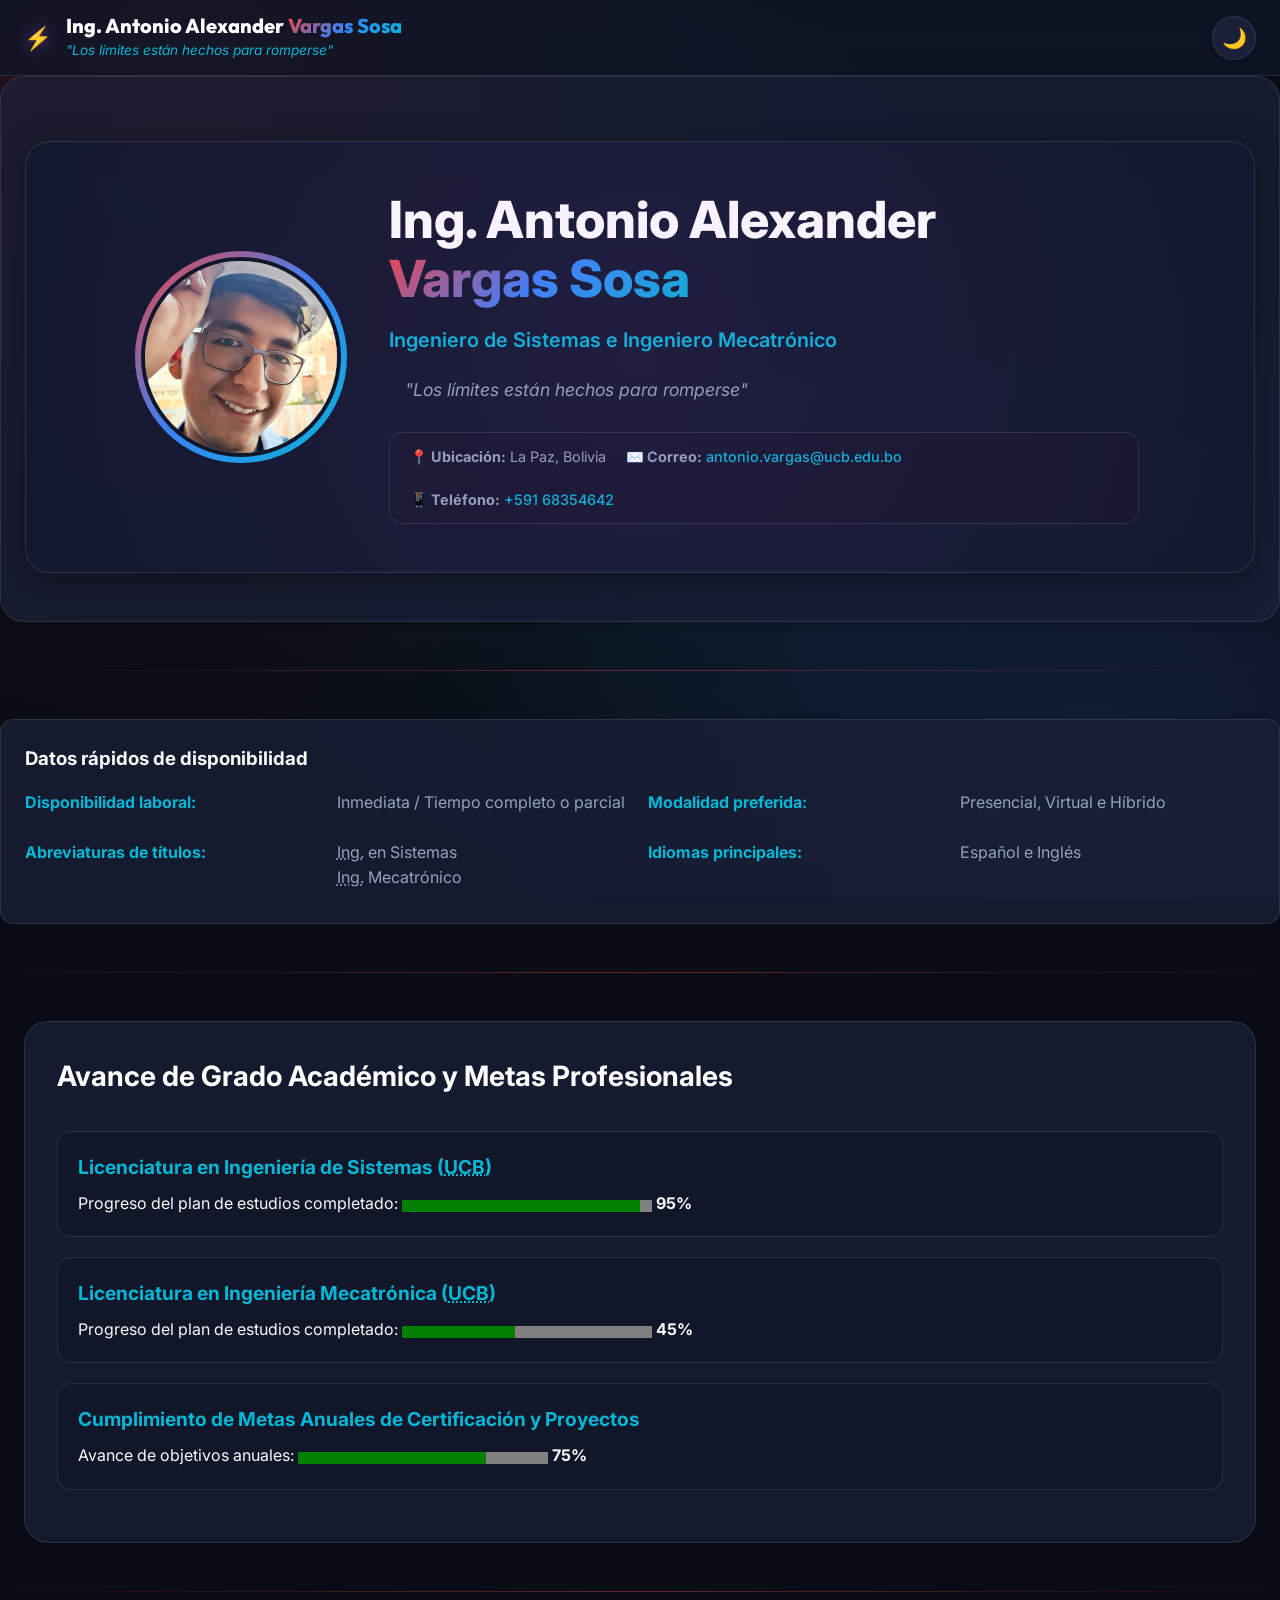
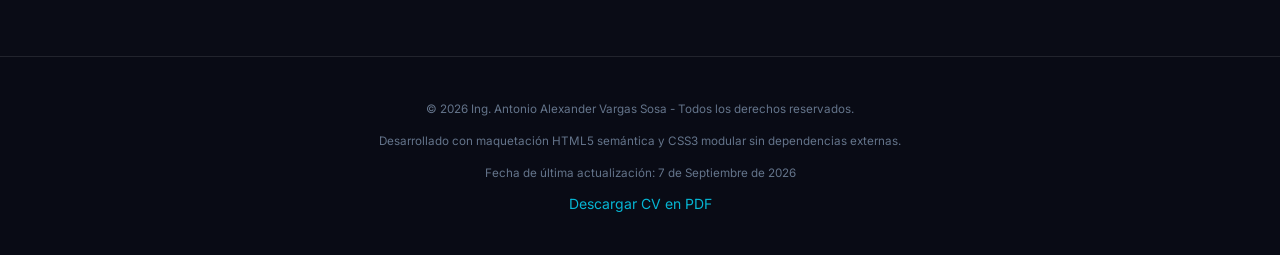
<file: index.html>
<!DOCTYPE html>
<html lang="es">

<head>
    <meta charset="UTF-8">
    <meta name="viewport" content="width=device-width, initial-scale=1.0">
    <meta name="description"
        content="Hoja de vida profesional de Ing. Antonio Alexander Vargas Sosa - Ingeniero de Sistemas y Mecatrónico.">
    <meta name="author" content="Ing. Antonio Alexander Vargas Sosa">
    <title>Hoja de Vida - Ing. Antonio Alexander Vargas Sosa</title>
    <link rel="stylesheet" href="css/styles.css">
</head>

<body>

    <!-- Toggle de Tema (Claro / Oscuro) en CSS puro (Sin JavaScript) -->
    <input type="checkbox" id="theme-toggle" class="theme-toggle-input" hidden>

    <!-- Enlace de accesibilidad A11y para saltar directamente al contenido principal -->
    <a href="#contenido-principal" class="skip-link">Saltar al contenido principal</a>

    <!-- Encabezado Superior con Nombre Extendido, Lema y Control de Tema -->
    <header class="top-brand-header" role="banner">
        <div class="top-brand-container">
            <div class="brand-extended">
                <span class="brand-logo">⚡</span>
                <div class="brand-info">
                    <span class="brand-name">Ing. Antonio Alexander <span class="gradient-text">Vargas
                            Sosa</span></span>
                    <span class="brand-slogan">"Los límites están hechos para romperse"</span>
                </div>
            </div>
            <div class="header-controls">
                <label for="theme-toggle" class="theme-toggle-btn" title="Alternar Modo Oscuro / Claro"
                    aria-label="Cambiar tema">
                    <span class="icon-dark">🌙</span>
                    <span class="icon-light">☀️</span>
                </label>
            </div>
        </div>
    </header>

    <!-- Menú Lateral / Barra de Filtro (Aside Flotante Ubicado en la Zona Derecha) -->
    <aside class="right-sidebar-aside" aria-label="Navegación lateral y filtro de secciones">
        <div class="filter-bar">
            <h4 class="filter-title">🔍 Navegación</h4>
            <ul class="nav-links">
                <li><a href="index.html" class="active" aria-current="page">Inicio</a></li>
                <li><a href="perfil.html">Perfil</a></li>
                <li><a href="formacion.html">Formación</a></li>
                <li><a href="experiencia.html">Experiencia</a></li>
                <li><a href="habilidades.html">Habilidades</a></li>
                <li><a href="cursos.html">Cursos</a></li>
                <li><a href="idiomas.html">Idiomas</a></li>
                <li><a href="proyectos.html">Proyectos</a></li>
                <li><a href="multimedia.html">Multimedia</a></li>
                <li><a href="servicios.html">Servicios</a></li>
                <li><a href="contacto.html">Contacto</a></li>
            </ul>
        </div>
    </aside>

    <!-- Encabezado personal (Hero Section - Primer Frame) -->
    <section id="inicio" class="hero-section" aria-label="Presentación principal">
        <div class="hero-container">
            <div class="profile-avatar-wrapper">
                <!-- Elemento <picture> para imágenes responsive adaptativas -->
                <picture>
                    <source media="(max-width: 600px)" srcset="assets/images/foto1.jpg">
                    <source media="(min-width: 601px)" srcset="assets/images/foto1.jpg">
                    <img src="assets/images/foto1.jpg"
                        alt="Fotografía profesional de Ing. Antonio Alexander Vargas Sosa" width="220" height="220"
                        loading="lazy" class="profile-avatar">
                </picture>
            </div>

            <div class="hero-content">
                <h1 class="hero-title">Ing. Antonio Alexander <span class="gradient-text">Vargas Sosa</span></h1>
                <p class="hero-subtitle">Ingeniero de Sistemas e Ingeniero Mecatrónico</p>
                <p class="hero-motto"><em>"Los límites están hechos para romperse"</em></p>

                <address class="contact-info-pill">
                    <span><strong>📍 Ubicación:</strong> La Paz, Bolivia</span>
                    <span><strong>✉️ Correo:</strong> <a
                            href="mailto:antonio.vargas@ucb.edu.bo">antonio.vargas@ucb.edu.bo</a></span>
                    <span><strong>📱 Teléfono:</strong> <a href="tel:+59168354642">+591 68354642</a></span>
                </address>
            </div>
        </div>
    </section>

    <hr>

    <!-- Elemento complementario lateral con Datos Rápidos y Lista de Descripción (<dl>) -->
    <aside aria-label="Información complementaria y datos rápidos">
        <h3>Datos rápidos de disponibilidad</h3>
        <dl>
            <dt><strong>Disponibilidad laboral:</strong></dt>
            <dd>Inmediata / Tiempo completo o parcial</dd>
            <dt><strong>Modalidad preferida:</strong></dt>
            <dd>Presencial, Virtual e Híbrido</dd>
            <dt><strong>Abreviaturas de títulos:</strong></dt>
            <dd><abbr title="Ingeniero">Ing.</abbr> en Sistemas<br><abbr title="Ingeniero">Ing.</abbr> Mecatrónico</dd>
            <dt><strong>Idiomas principales:</strong></dt>
            <dd>Español e Inglés</dd>
        </dl>
    </aside>

    <hr>

    <main id="contenido-principal">

        <!-- Elemento <progress> para representar el progreso profesional y grado de avance -->
        <section id="progreso-profesional" aria-labelledby="progreso-heading">
            <h2 id="progreso-heading">Avance de Grado Académico y Metas Profesionales</h2>
            <article>
                <h3>Licenciatura en Ingeniería de Sistemas (<abbr title="Universidad Católica Boliviana">UCB</abbr>)
                </h3>
                <p>
                    Progreso del plan de estudios completado:
                    <progress value="95" max="100">95%</progress> <strong>95%</strong>
                </p>
            </article>
            <article>
                <h3>Licenciatura en Ingeniería Mecatrónica (<abbr title="Universidad Católica Boliviana">UCB</abbr>)
                </h3>
                <p>
                    Progreso del plan de estudios completado:
                    <progress value="45" max="100">45%</progress> <strong>45%</strong>
                </p>
            </article>
            <article>
                <h3>Cumplimiento de Metas Anuales de Certificación y Proyectos</h3>
                <p>
                    Avance de objetivos anuales:
                    <progress value="75" max="100">75%</progress> <strong>75%</strong>
                </p>
            </article>
        </section>

    </main>

    <hr>

    <!-- PIE DE PÁGINA NATIVO Y LIMPIO -->
    <footer id="pie-pagina" role="contentinfo">
        <p><small>&copy; 2026 Ing. Antonio Alexander Vargas Sosa - Todos los derechos reservados.</small></p>
        <p><small>Desarrollado con maquetación HTML5 semántica y CSS3 modular sin dependencias externas.</small></p>
        <p><small>Fecha de última actualización: <time datetime="2026-09-07">7 de Septiembre de 2026</time></small></p>
        <p>
            <a href="assets/documents/CV_Antonio_Vargas.pdf" download="CV_Antonio_Vargas.pdf">Descargar CV en PDF</a>
        </p>
    </footer>

</body>

</html>
</file>
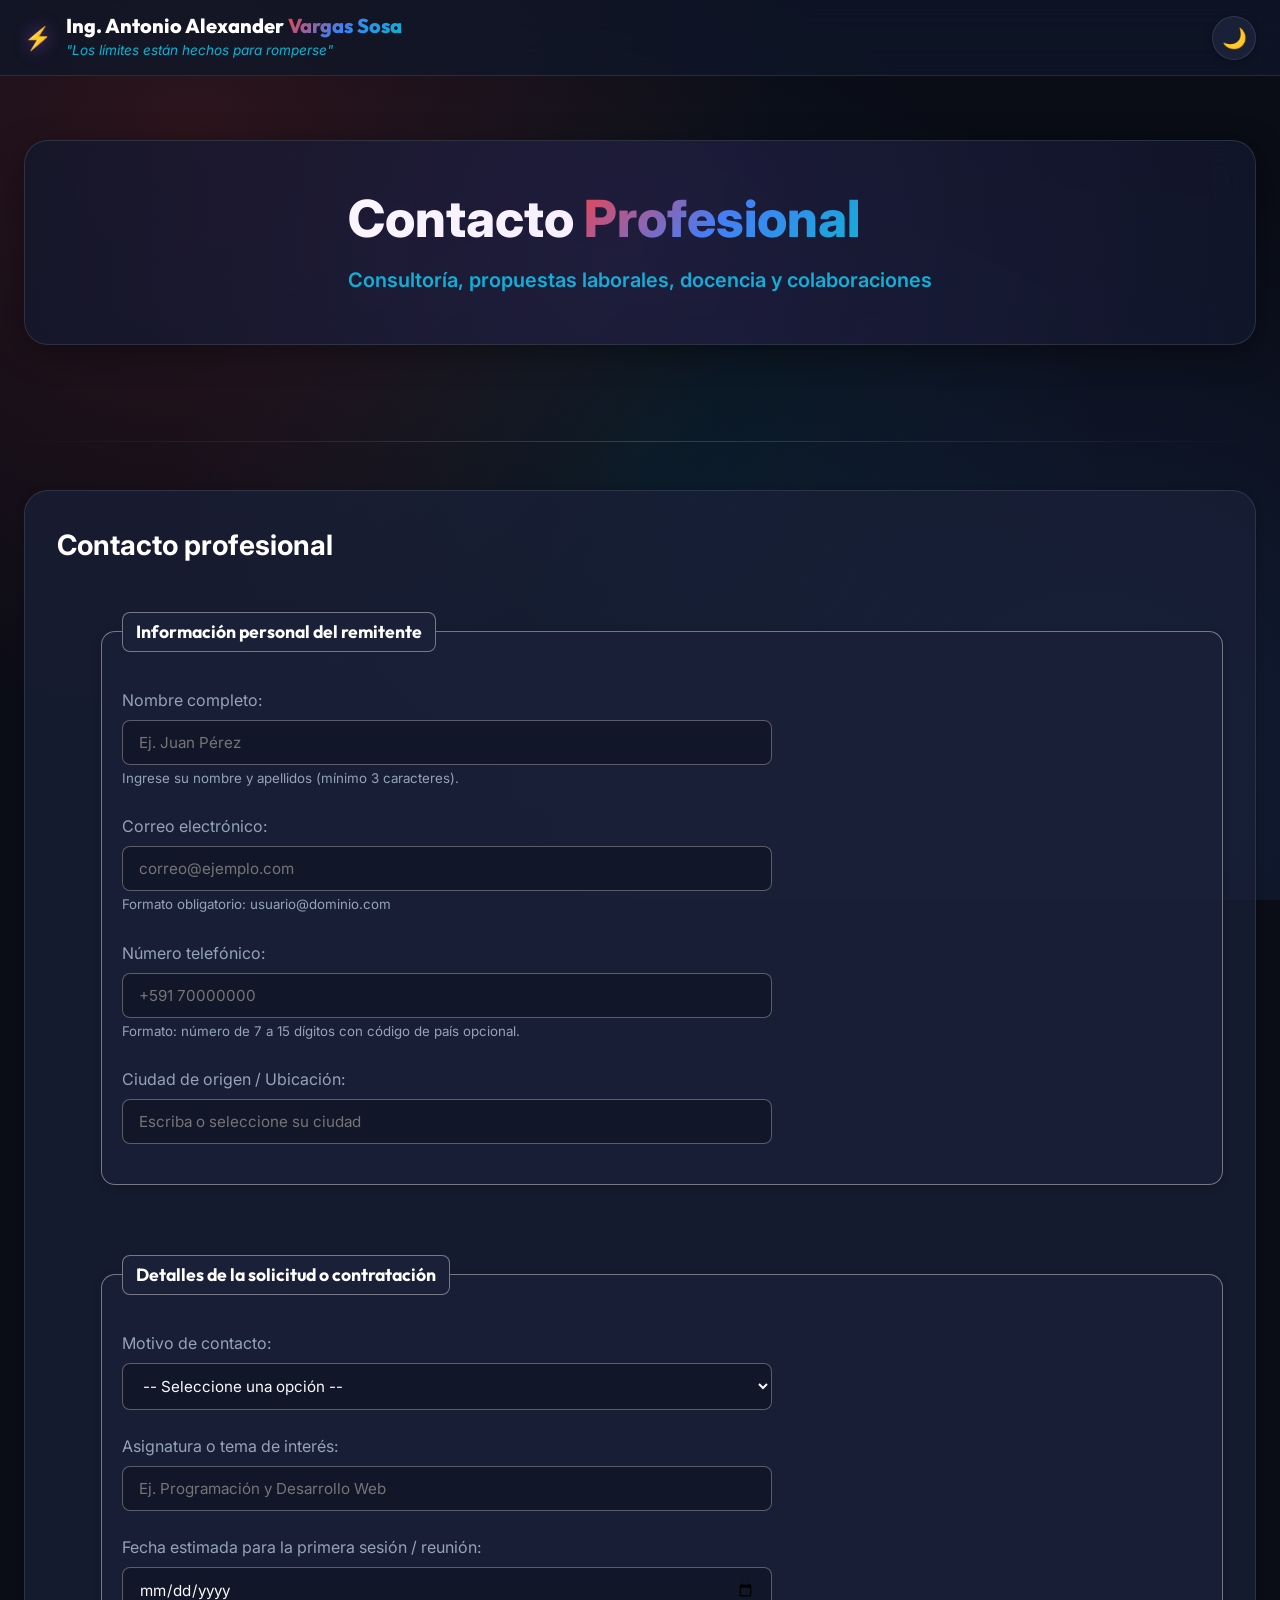
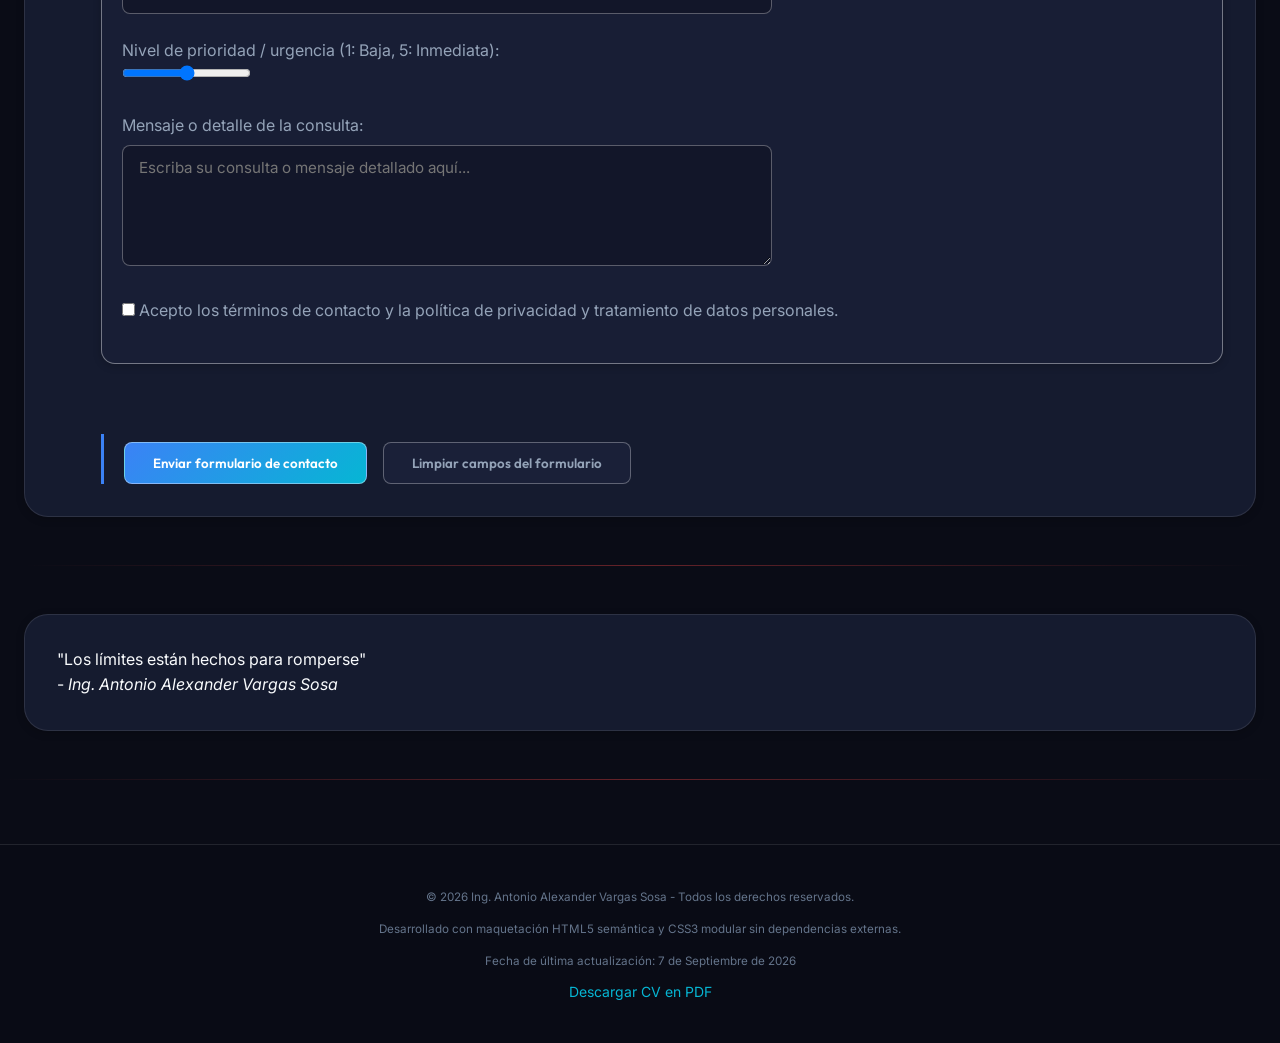
<file: contacto.html>
<!DOCTYPE html>
<html lang="es">

<head>
    <meta charset="UTF-8">
    <meta name="viewport" content="width=device-width, initial-scale=1.0">
    <meta name="description"
        content="Formulario de contacto profesional y contratación de Ing. Antonio Alexander Vargas Sosa.">
    <meta name="author" content="Ing. Antonio Alexander Vargas Sosa">
    <title>Contacto Profesional - Ing. Antonio Alexander Vargas Sosa</title>
    <link rel="stylesheet" href="css/styles.css">
</head>

<body>

    <!-- Toggle de Tema (Claro / Oscuro) en CSS puro -->
    <input type="checkbox" id="theme-toggle" class="theme-toggle-input" hidden>

    <!-- Enlace de accesibilidad A11y -->
    <a href="#contenido-principal" class="skip-link">Saltar al contenido principal</a>

    <!-- Encabezado Superior con Nombre Extendido, Lema y Control de Tema -->
    <header class="top-brand-header" role="banner">
        <div class="top-brand-container">
            <div class="brand-extended">
                <span class="brand-logo">⚡</span>
                <div class="brand-info">
                    <span class="brand-name">Ing. Antonio Alexander <span class="gradient-text">Vargas
                            Sosa</span></span>
                    <span class="brand-slogan">"Los límites están hechos para romperse"</span>
                </div>
            </div>
            <div class="header-controls">
                <label for="theme-toggle" class="theme-toggle-btn" title="Alternar Modo Oscuro / Claro"
                    aria-label="Cambiar tema">
                    <span class="icon-dark">🌙</span>
                    <span class="icon-light">☀️</span>
                </label>
            </div>
        </div>
    </header>

    <!-- Menú Lateral / Barra de Filtro Flotante -->
    <aside class="right-sidebar-aside" aria-label="Navegación lateral y filtro de secciones">
        <div class="filter-bar">
            <h4 class="filter-title">🔍 Navegación</h4>
            <ul class="nav-links">
                <li><a href="index.html">Inicio</a></li>
                <li><a href="perfil.html">Perfil</a></li>
                <li><a href="formacion.html">Formación</a></li>
                <li><a href="experiencia.html">Experiencia</a></li>
                <li><a href="habilidades.html">Habilidades</a></li>
                <li><a href="cursos.html">Cursos</a></li>
                <li><a href="idiomas.html">Idiomas</a></li>
                <li><a href="proyectos.html">Proyectos</a></li>
                <li><a href="multimedia.html">Multimedia</a></li>
                <li><a href="servicios.html">Servicios</a></li>
                <li><a href="contacto.html" class="active" aria-current="page">Contacto</a></li>
            </ul>
        </div>
    </aside>

    <!-- Encabezado de Sección -->
    <header class="hero-section">
        <div class="hero-container">
            <div class="hero-content">
                <h1 class="hero-title">Contacto <span class="gradient-text">Profesional</span></h1>
                <p class="hero-subtitle">Consultoría, propuestas laborales, docencia y colaboraciones</p>
            </div>
        </div>
    </header>

    <hr>

    <main id="contenido-principal">
        <!-- Contacto con validaciones nativas, fieldset/legend y datalist -->
        <section id="contacto" aria-labelledby="contacto-heading">
            <h2 id="contacto-heading">Contacto profesional</h2>

            <!-- Sugerencias dinámicas nativas de autocompletado mediante <datalist> -->
            <datalist id="ciudades-lista">
                <option value="La Paz, Bolivia"></option>
                <option value="El Alto, Bolivia"></option>
                <option value="Cochabamba, Bolivia"></option>
                <option value="Santa Cruz, Bolivia"></option>
            </datalist>

            <datalist id="materias-lista">
                <option value="Programación y Desarrollo Web"></option>
                <option value="Física Universitaria"></option>
                <option value="Cálculo e Integrales"></option>
                <option value="Automatización y Mecatrónica"></option>
            </datalist>

            <form id="registro" action="#" method="post">
                <fieldset class="contenido-desplazado">
                    <legend>Información personal del remitente</legend>
                    <p>
                        <label for="nombre">Nombre completo:</label><br>
                        <input type="text" id="nombre" name="nombre" required minlength="3" maxlength="100"
                            placeholder="Ej. Juan Pérez" aria-describedby="nombre-ayuda" autocomplete="name">
                        <br><small id="nombre-ayuda">Ingrese su nombre y apellidos (mínimo 3 caracteres).</small>
                    </p>
                    <p>
                        <label for="correo">Correo electrónico:</label><br>
                        <input type="email" id="correo" name="correo" required placeholder="correo@ejemplo.com"
                            aria-describedby="correo-ayuda" autocomplete="email">
                        <br><small id="correo-ayuda">Formato obligatorio: usuario@dominio.com</small>
                    </p>
                    <p>
                        <label for="telefono">Número telefónico:</label><br>
                        <input type="tel" id="telefono" name="telefono" required pattern="^\+?[0-9\s\-]{7,15}$"
                            placeholder="+591 70000000" aria-describedby="telefono-ayuda" autocomplete="tel">
                        <br><small id="telefono-ayuda">Formato: número de 7 a 15 dígitos con código de país
                            opcional.</small>
                    </p>
                    <p>
                        <label for="ciudad">Ciudad de origen / Ubicación:</label><br>
                        <input type="text" id="ciudad" name="ciudad" list="ciudades-lista"
                            placeholder="Escriba o seleccione su ciudad">
                    </p>
                </fieldset>

                <br>

                <fieldset class="contenido-desplazado">
                    <legend>Detalles de la solicitud o contratación</legend>
                    <p>
                        <label for="motivo">Motivo de contacto:</label><br>
                        <select id="motivo" name="motivo" required>
                            <option value="">-- Seleccione una opción --</option>
                            <optgroup label="Oportunidades Laborales">
                                <option value="laboral">Propuesta laboral (Tiempo completo)</option>
                                <option value="consultoria">Consultoría mecatrónica / sistemas</option>
                            </optgroup>
                            <optgroup label="Servicios Académicos">
                                <option value="docencia">Servicio de docencia / tutoría</option>
                                <option value="investigacion">Colaboración en investigación</option>
                            </optgroup>
                            <optgroup label="Otros">
                                <option value="otro">Otro motivo general</option>
                            </optgroup>
                        </select>
                    </p>
                    <p>
                        <label for="materia-interes">Asignatura o tema de interés:</label><br>
                        <input type="text" id="materia-interes" name="materia-interes" list="materias-lista"
                            placeholder="Ej. Programación y Desarrollo Web">
                    </p>
                    <p>
                        <label for="fecha-contacto">Fecha estimada para la primera sesión / reunión:</label><br>
                        <input type="date" id="fecha-contacto" name="fecha-contacto">
                    </p>
                    <p>
                        <label for="urgencia">Nivel de prioridad / urgencia (1: Baja, 5: Inmediata):</label><br>
                        <input type="range" id="urgencia" name="urgencia" min="1" max="5" value="3">
                    </p>
                    <p>
                        <label for="mensaje">Mensaje o detalle de la consulta:</label><br>
                        <textarea id="mensaje" name="mensaje" rows="5" cols="50" required minlength="10" maxlength="500"
                            placeholder="Escriba su consulta o mensaje detallado aquí..."></textarea>
                    </p>
                    <p>
                        <input type="checkbox" id="aceptacion" name="aceptacion" required>
                        <label for="aceptacion">Acepto los términos de contacto y la política de privacidad y
                            tratamiento de datos personales.</label>
                    </p>
                </fieldset>

                <br>

                <p class="contenido-desplazado">
                    <button type="submit">Enviar formulario de contacto</button>
                    <button type="reset">Limpiar campos del formulario</button>
                </p>
            </form>
        </section>

        <hr>

        <!-- Cita destacada con <blockquote> y <cite> -->
        <section aria-label="Cita inspiradora">
            <blockquote>
                <p>"Los límites están hechos para romperse"</p>
                <footer>- <cite>Ing. Antonio Alexander Vargas Sosa</cite></footer>
            </blockquote>
        </section>
    </main>

    <hr>

    <!-- PIE DE PÁGINA NATIVO Y LIMPIO -->
    <footer id="pie-pagina" role="contentinfo">
        <p><small>&copy; 2026 Ing. Antonio Alexander Vargas Sosa - Todos los derechos reservados.</small></p>
        <p><small>Desarrollado con maquetación HTML5 semántica y CSS3 modular sin dependencias externas.</small></p>
        <p><small>Fecha de última actualización: <time datetime="2026-09-07">7 de Septiembre de 2026</time></small></p>
        <p>
            <a href="assets/documents/CV_Antonio_Vargas.pdf" download="CV_Antonio_Vargas.pdf">Descargar CV en PDF</a>
        </p>
    </footer>

</body>

</html>
</file>
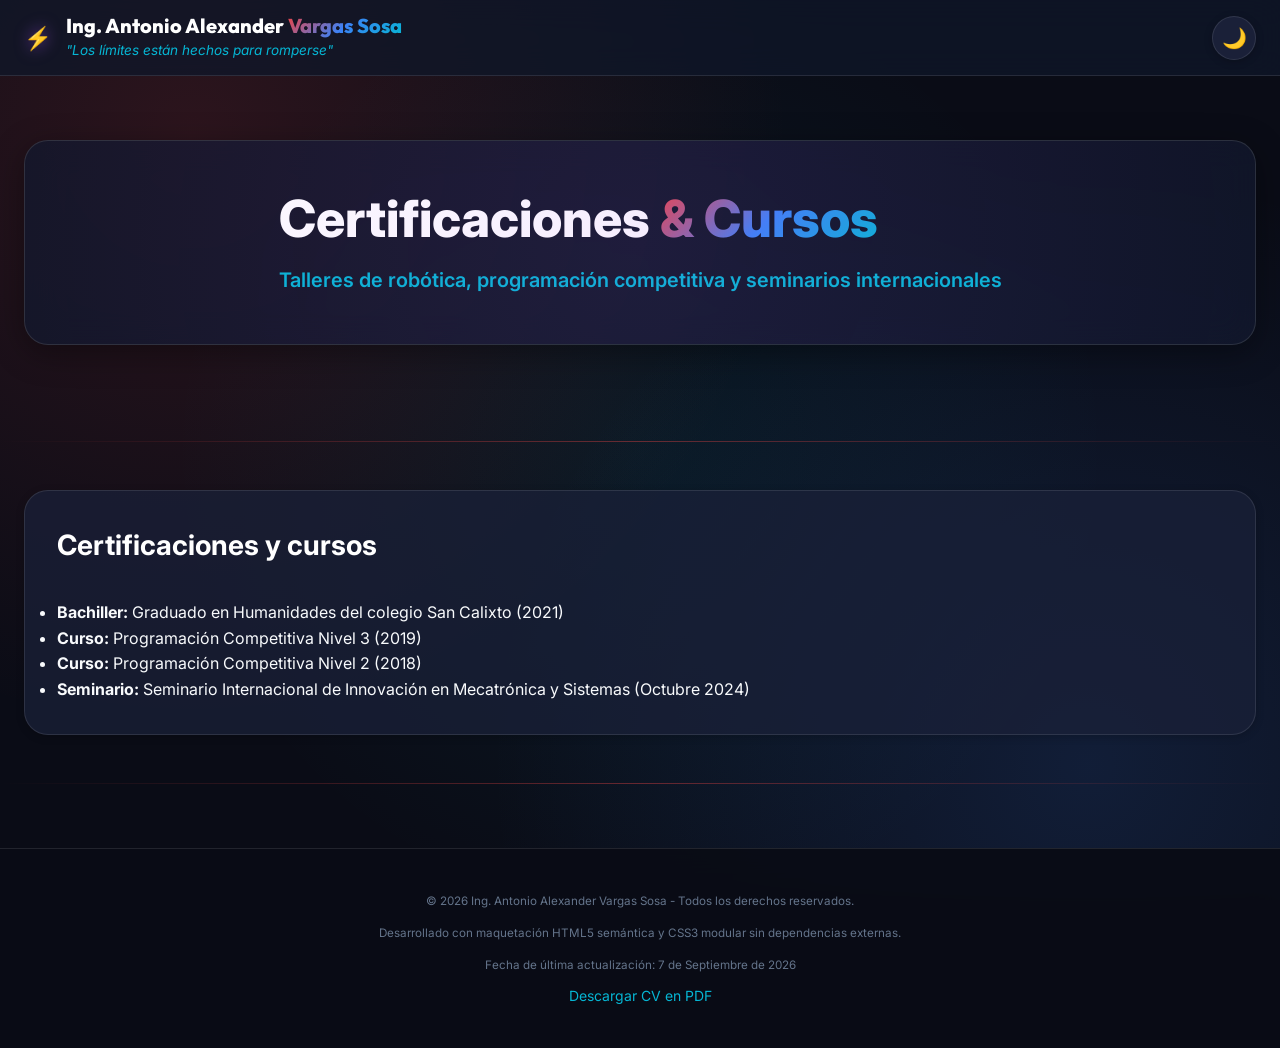
<file: cursos.html>
<!DOCTYPE html>
<html lang="es">
<head>
    <meta charset="UTF-8">
    <meta name="viewport" content="width=device-width, initial-scale=1.0">
    <meta name="description" content="Certificaciones, cursos y formación complementaria de Ing. Antonio Alexander Vargas Sosa.">
    <meta name="author" content="Ing. Antonio Alexander Vargas Sosa">
    <title>Certificaciones y Cursos - Ing. Antonio Alexander Vargas Sosa</title>
    <link rel="stylesheet" href="css/styles.css">
</head>
<body>

    <!-- Toggle de Tema (Claro / Oscuro) en CSS puro -->
    <input type="checkbox" id="theme-toggle" class="theme-toggle-input" hidden>

    <!-- Enlace de accesibilidad A11y -->
    <a href="#contenido-principal" class="skip-link">Saltar al contenido principal</a>

    <!-- Encabezado Superior con Nombre Extendido, Lema y Control de Tema -->
    <header class="top-brand-header" role="banner">
        <div class="top-brand-container">
            <div class="brand-extended">
                <span class="brand-logo">⚡</span>
                <div class="brand-info">
                    <span class="brand-name">Ing. Antonio Alexander <span class="gradient-text">Vargas Sosa</span></span>
                    <span class="brand-slogan">"Los límites están hechos para romperse"</span>
                </div>
            </div>
            <div class="header-controls">
                <label for="theme-toggle" class="theme-toggle-btn" title="Alternar Modo Oscuro / Claro" aria-label="Cambiar tema">
                    <span class="icon-dark">🌙</span>
                    <span class="icon-light">☀️</span>
                </label>
            </div>
        </div>
    </header>

    <!-- Menú Lateral / Barra de Filtro Flotante -->
    <aside class="right-sidebar-aside" aria-label="Navegación lateral y filtro de secciones">
        <div class="filter-bar">
            <h4 class="filter-title">🔍 Navegación</h4>
            <ul class="nav-links">
                <li><a href="index.html">Inicio</a></li>
                <li><a href="perfil.html">Perfil</a></li>
                <li><a href="formacion.html">Formación</a></li>
                <li><a href="experiencia.html">Experiencia</a></li>
                <li><a href="habilidades.html">Habilidades</a></li>
                <li><a href="cursos.html" class="active" aria-current="page">Cursos</a></li>
                <li><a href="idiomas.html">Idiomas</a></li>
                <li><a href="proyectos.html">Proyectos</a></li>
                <li><a href="multimedia.html">Multimedia</a></li>
                <li><a href="servicios.html">Servicios</a></li>
                <li><a href="contacto.html">Contacto</a></li>
            </ul>
        </div>
    </aside>

    <!-- Encabezado de Sección -->
    <header class="hero-section">
        <div class="hero-container">
            <div class="hero-content">
                <h1 class="hero-title">Certificaciones <span class="gradient-text">& Cursos</span></h1>
                <p class="hero-subtitle">Talleres de robótica, programación competitiva y seminarios internacionales</p>
            </div>
        </div>
    </header>

    <hr>

    <main id="contenido-principal">
        <!-- Certificaciones y cursos -->
        <section id="cursos" aria-labelledby="cursos-heading">
            <h2 id="cursos-heading">Certificaciones y cursos</h2>
            <ul>
                <li>
                    <strong>Bachiller:</strong> Graduado en Humanidades del colegio San Calixto (<time datetime="2021">2021</time>)
                </li>
                <li>
                    <strong>Curso:</strong> Programación Competitiva Nivel 3 (<time datetime="2019">2019</time>)
                </li>
                <li>
                    <strong>Curso:</strong> Programación Competitiva Nivel 2 (<time datetime="2018">2018</time>)
                </li>
                <li>
                    <strong>Seminario:</strong> Seminario Internacional de Innovación en Mecatrónica y Sistemas (<time datetime="2024-10">Octubre 2024</time>)
                </li>
            </ul>
        </section>
    </main>

    <hr>

    <!-- PIE DE PÁGINA NATIVO Y LIMPIO -->
    <footer id="pie-pagina" role="contentinfo">
        <p><small>&copy; 2026 Ing. Antonio Alexander Vargas Sosa - Todos los derechos reservados.</small></p>
        <p><small>Desarrollado con maquetación HTML5 semántica y CSS3 modular sin dependencias externas.</small></p>
        <p><small>Fecha de última actualización: <time datetime="2026-09-07">7 de Septiembre de 2026</time></small></p>
        <p>
            <a href="assets/documents/CV_Antonio_Vargas.pdf" download="CV_Antonio_Vargas.pdf">Descargar CV en PDF</a>
        </p>
    </footer>

</body>
</html>
</file>
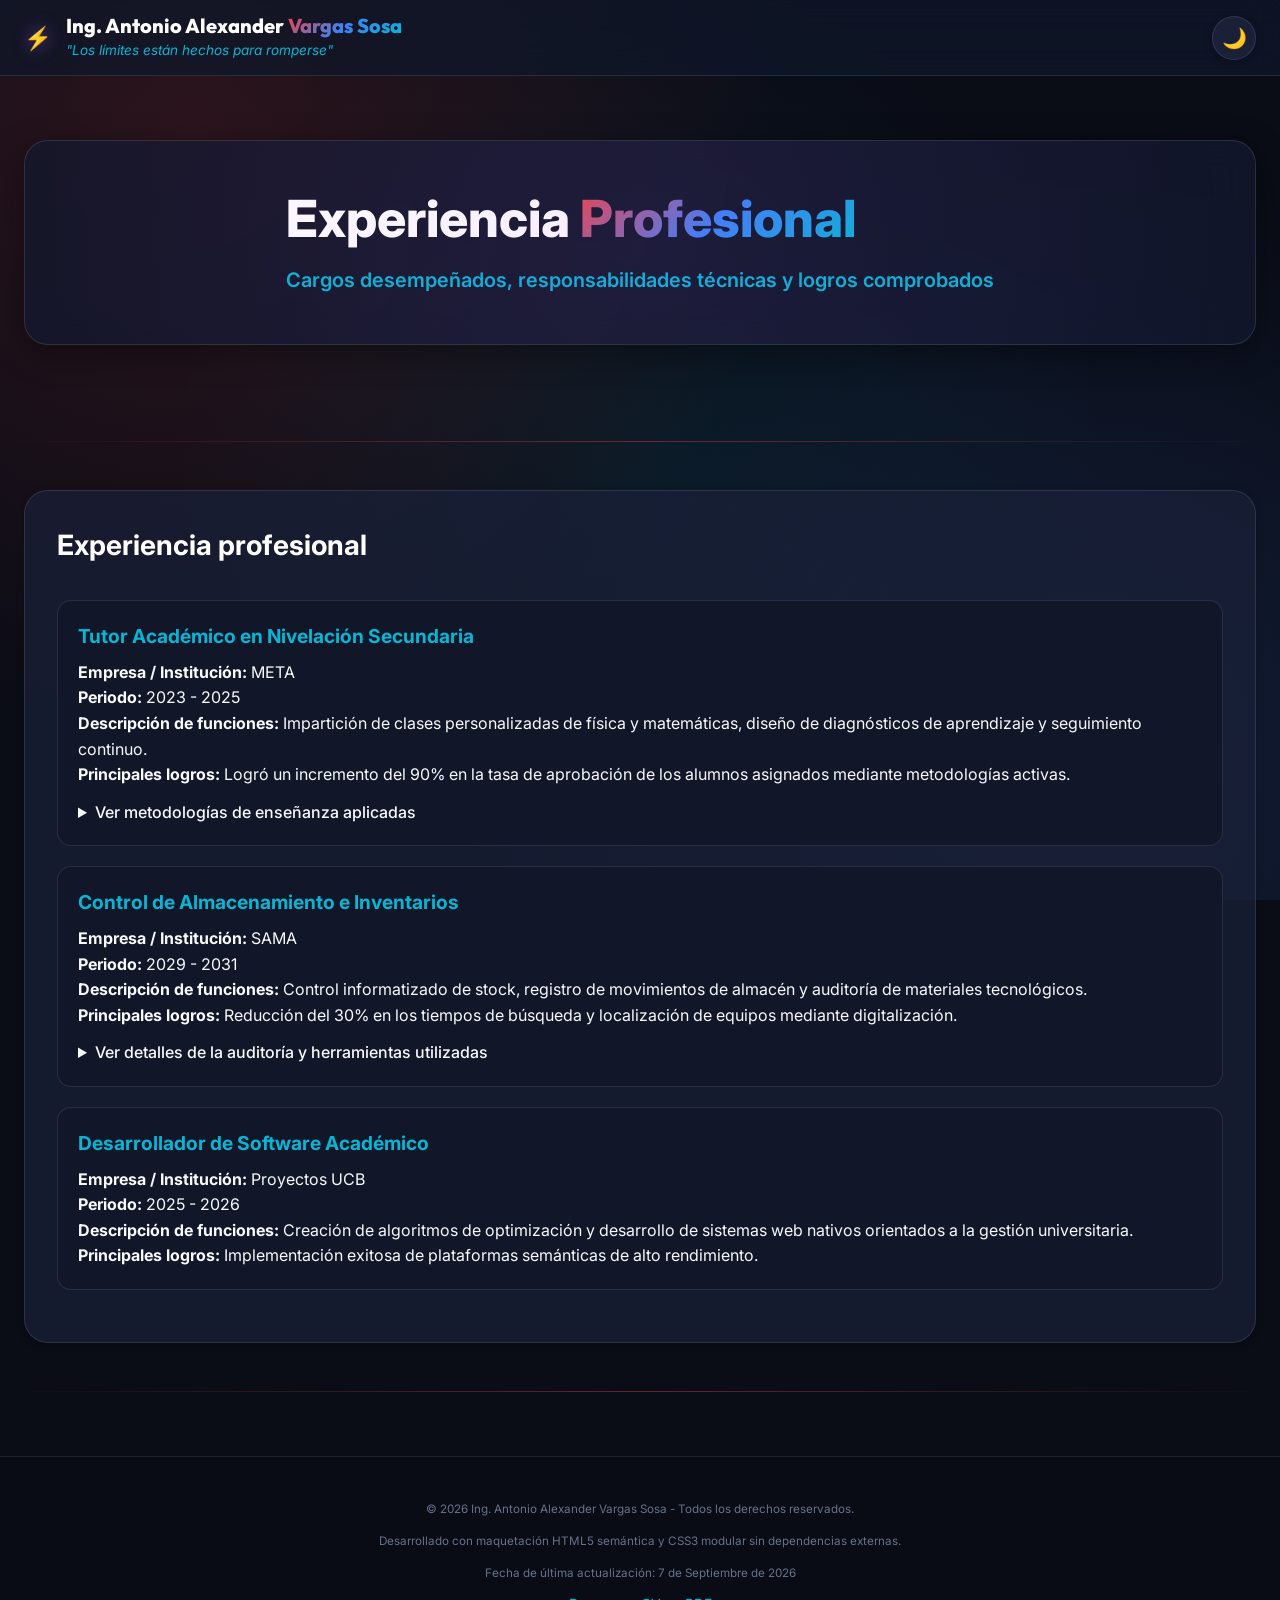
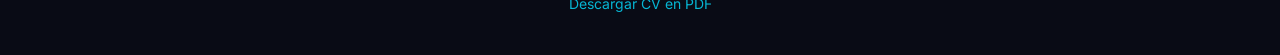
<file: experiencia.html>
<!DOCTYPE html>
<html lang="es">
<head>
    <meta charset="UTF-8">
    <meta name="viewport" content="width=device-width, initial-scale=1.0">
    <meta name="description" content="Experiencia profesional y trayectoria de Ing. Antonio Alexander Vargas Sosa.">
    <meta name="author" content="Ing. Antonio Alexander Vargas Sosa">
    <title>Experiencia Profesional - Ing. Antonio Alexander Vargas Sosa</title>
    <link rel="stylesheet" href="css/styles.css">
</head>
<body>

    <!-- Toggle de Tema (Claro / Oscuro) en CSS puro -->
    <input type="checkbox" id="theme-toggle" class="theme-toggle-input" hidden>

    <!-- Enlace de accesibilidad A11y -->
    <a href="#contenido-principal" class="skip-link">Saltar al contenido principal</a>

    <!-- Encabezado Superior con Nombre Extendido, Lema y Control de Tema -->
    <header class="top-brand-header" role="banner">
        <div class="top-brand-container">
            <div class="brand-extended">
                <span class="brand-logo">⚡</span>
                <div class="brand-info">
                    <span class="brand-name">Ing. Antonio Alexander <span class="gradient-text">Vargas Sosa</span></span>
                    <span class="brand-slogan">"Los límites están hechos para romperse"</span>
                </div>
            </div>
            <div class="header-controls">
                <label for="theme-toggle" class="theme-toggle-btn" title="Alternar Modo Oscuro / Claro" aria-label="Cambiar tema">
                    <span class="icon-dark">🌙</span>
                    <span class="icon-light">☀️</span>
                </label>
            </div>
        </div>
    </header>

    <!-- Menú Lateral / Barra de Filtro Flotante -->
    <aside class="right-sidebar-aside" aria-label="Navegación lateral y filtro de secciones">
        <div class="filter-bar">
            <h4 class="filter-title">🔍 Navegación</h4>
            <ul class="nav-links">
                <li><a href="index.html">Inicio</a></li>
                <li><a href="perfil.html">Perfil</a></li>
                <li><a href="formacion.html">Formación</a></li>
                <li><a href="experiencia.html" class="active" aria-current="page">Experiencia</a></li>
                <li><a href="habilidades.html">Habilidades</a></li>
                <li><a href="cursos.html">Cursos</a></li>
                <li><a href="idiomas.html">Idiomas</a></li>
                <li><a href="proyectos.html">Proyectos</a></li>
                <li><a href="multimedia.html">Multimedia</a></li>
                <li><a href="servicios.html">Servicios</a></li>
                <li><a href="contacto.html">Contacto</a></li>
            </ul>
        </div>
    </aside>

    <!-- Encabezado de Sección -->
    <header class="hero-section">
        <div class="hero-container">
            <div class="hero-content">
                <h1 class="hero-title">Experiencia <span class="gradient-text">Profesional</span></h1>
                <p class="hero-subtitle">Cargos desempeñados, responsabilidades técnicas y logros comprobados</p>
            </div>
        </div>
    </header>

    <hr>

    <main id="contenido-principal">
        <!-- Experiencia profesional -->
        <section id="experiencia" aria-labelledby="experiencia-heading">
            <h2 id="experiencia-heading">Experiencia profesional</h2>

            <article>
                <h3>Tutor Académico en Nivelación Secundaria</h3>
                <p><strong>Empresa / Institución:</strong> META</p>
                <p><strong>Periodo:</strong> <time datetime="2023">2023</time> - <time datetime="2025">2025</time></p>
                <p><strong>Descripción de funciones:</strong> Impartición de clases personalizadas de física y matemáticas, diseño de diagnósticos de aprendizaje y seguimiento continuo.</p>
                <p><strong>Principales logros:</strong> Logró un incremento del 90% en la tasa de aprobación de los alumnos asignados mediante metodologías activas.</p>
                
                <!-- <details> y <summary> para desplegar contenido adicional -->
                <details class="details-formacion">
                    <summary>Ver metodologías de enseñanza aplicadas</summary>
                    <p class="details-contenido-desplazado">
                        Diseño de guías didácticas, pruebas tipo <code>microevaluación</code> adaptativa y empleo de simulaciones interactivas para reforzar conceptos en matemáticas, física y química.
                    </p>
                </details>
            </article>

            <article>
                <h3>Control de Almacenamiento e Inventarios</h3>
                <p><strong>Empresa / Institución:</strong> SAMA</p>
                <p><strong>Periodo:</strong> <time datetime="2029">2029</time> - <time datetime="2031">2031</time></p>
                <p><strong>Descripción de funciones:</strong> Control informatizado de stock, registro de movimientos de almacén y auditoría de materiales tecnológicos.</p>
                <p><strong>Principales logros:</strong> Reducción del 30% en los tiempos de búsqueda y localización de equipos mediante digitalización.</p>
                
                <!-- <details> y <summary> para desplegar contenido adicional -->
                <details class="details-formacion">
                    <summary>Ver detalles de la auditoría y herramientas utilizadas</summary>
                    <p class="details-contenido-desplazado">
                        Implementación de códigos de barras, digitalización de kárdex en base de datos nativa y generación de reportes automáticos mediante scripts de Python.
                    </p>
                </details>
            </article>

            <article>
                <h3>Desarrollador de Software Académico</h3>
                <p><strong>Empresa / Institución:</strong> Proyectos UCB</p>
                <p><strong>Periodo:</strong> <time datetime="2025">2025</time> - <time datetime="2026">2026</time></p>
                <p><strong>Descripción de funciones:</strong> Creación de algoritmos de optimización y desarrollo de sistemas web nativos orientados a la gestión universitaria.</p>
                <p><strong>Principales logros:</strong> Implementación exitosa de plataformas semánticas de alto rendimiento.</p>
            </article>
        </section>
    </main>

    <hr>

    <!-- PIE DE PÁGINA NATIVO Y LIMPIO -->
    <footer id="pie-pagina" role="contentinfo">
        <p><small>&copy; 2026 Ing. Antonio Alexander Vargas Sosa - Todos los derechos reservados.</small></p>
        <p><small>Desarrollado con maquetación HTML5 semántica y CSS3 modular sin dependencias externas.</small></p>
        <p><small>Fecha de última actualización: <time datetime="2026-09-07">7 de Septiembre de 2026</time></small></p>
        <p>
            <a href="assets/documents/CV_Antonio_Vargas.pdf" download="CV_Antonio_Vargas.pdf">Descargar CV en PDF</a>
        </p>
    </footer>

</body>
</html>
</file>
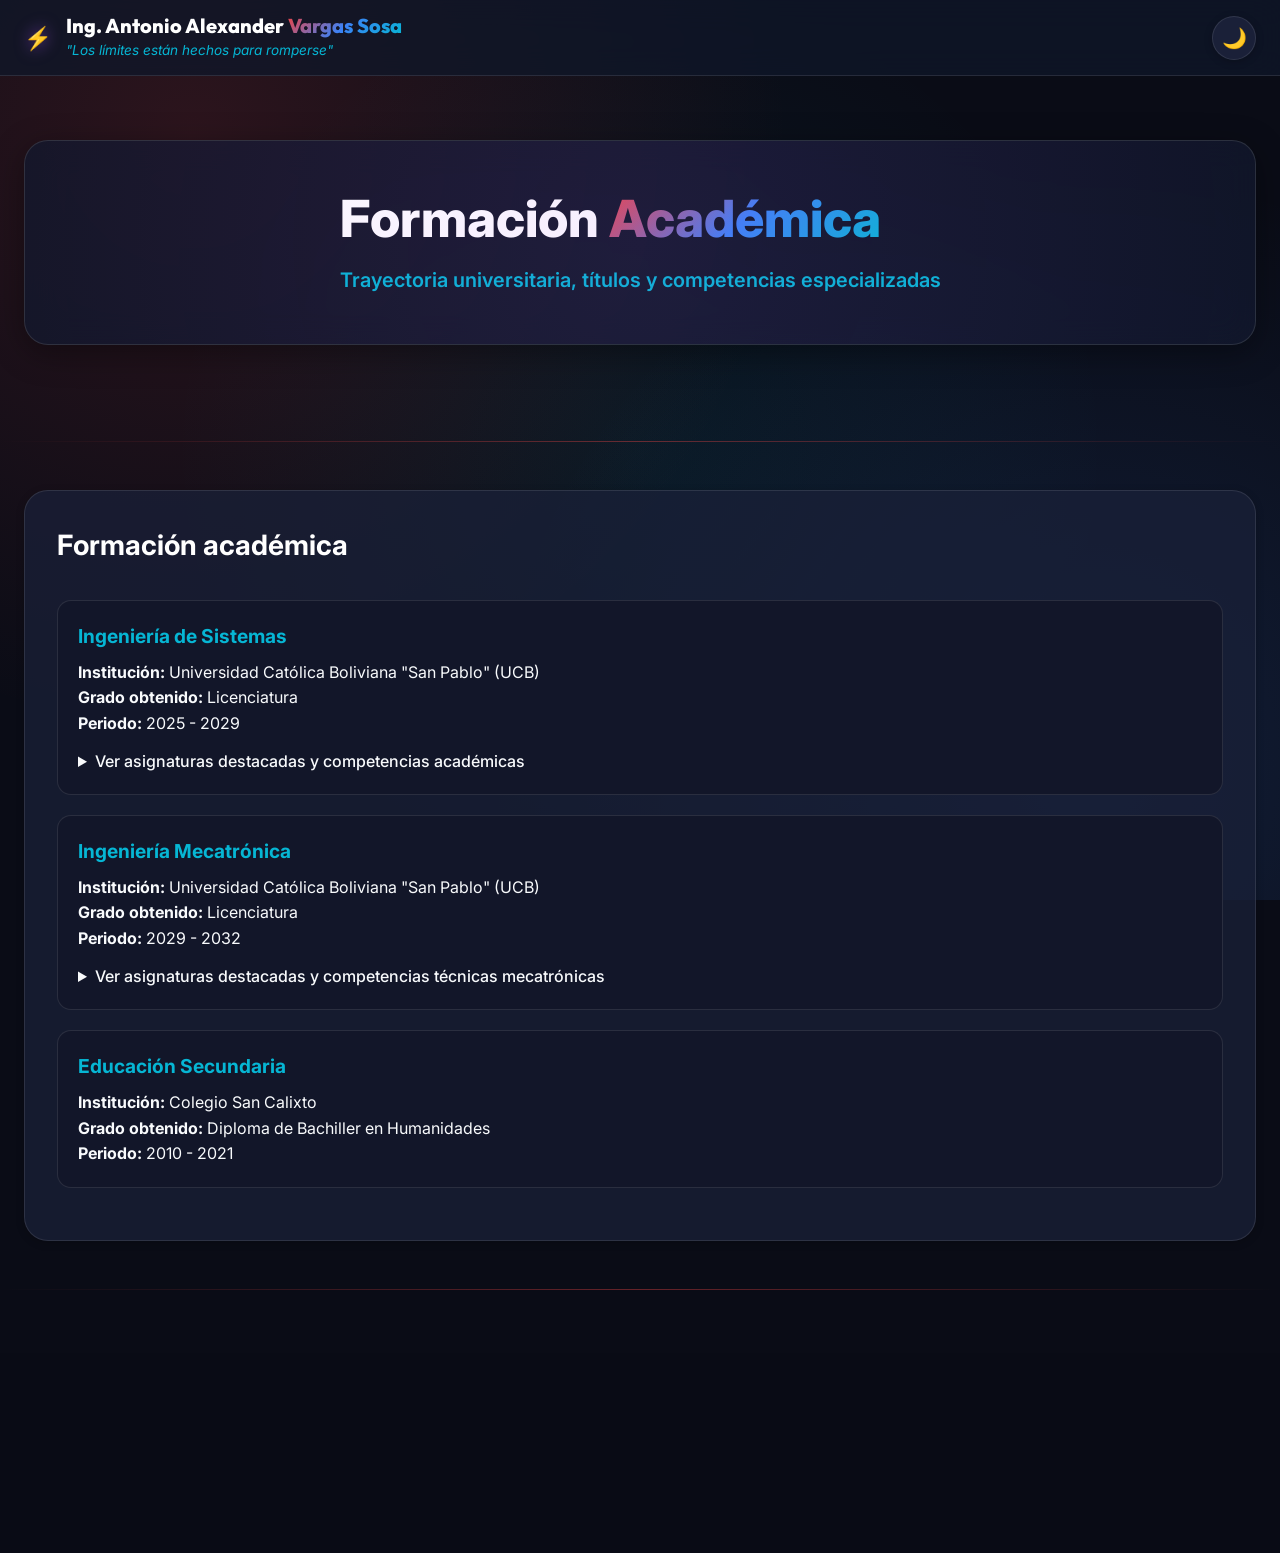
<file: formacion.html>
<!DOCTYPE html>
<html lang="es">

<head>
    <meta charset="UTF-8">
    <meta name="viewport" content="width=device-width, initial-scale=1.0">
    <meta name="description"
        content="Formación académica de Ing. Antonio Alexander Vargas Sosa - Ingeniería de Sistemas e Ingeniería Mecatrónica en UCB.">
    <meta name="author" content="Ing. Antonio Alexander Vargas Sosa">
    <title>Formación Académica - Ing. Antonio Alexander Vargas Sosa</title>
    <link rel="stylesheet" href="css/styles.css">
</head>

<body>

    <!-- Toggle de Tema (Claro / Oscuro) en CSS puro -->
    <input type="checkbox" id="theme-toggle" class="theme-toggle-input" hidden>

    <!-- Enlace de accesibilidad A11y -->
    <a href="#contenido-principal" class="skip-link">Saltar al contenido principal</a>

    <!-- Encabezado Superior con Nombre Extendido, Lema y Control de Tema -->
    <header class="top-brand-header" role="banner">
        <div class="top-brand-container">
            <div class="brand-extended">
                <span class="brand-logo">⚡</span>
                <div class="brand-info">
                    <span class="brand-name">Ing. Antonio Alexander <span class="gradient-text">Vargas
                            Sosa</span></span>
                    <span class="brand-slogan">"Los límites están hechos para romperse"</span>
                </div>
            </div>
            <div class="header-controls">
                <label for="theme-toggle" class="theme-toggle-btn" title="Alternar Modo Oscuro / Claro"
                    aria-label="Cambiar tema">
                    <span class="icon-dark">🌙</span>
                    <span class="icon-light">☀️</span>
                </label>
            </div>
        </div>
    </header>

    <!-- Menú Lateral / Barra de Filtro Flotante -->
    <aside class="right-sidebar-aside" aria-label="Navegación lateral y filtro de secciones">
        <div class="filter-bar">
            <h4 class="filter-title">🔍 Navegación</h4>
            <ul class="nav-links">
                <li><a href="index.html">Inicio</a></li>
                <li><a href="perfil.html">Perfil</a></li>
                <li><a href="formacion.html" class="active" aria-current="page">Formación</a></li>
                <li><a href="experiencia.html">Experiencia</a></li>
                <li><a href="habilidades.html">Habilidades</a></li>
                <li><a href="cursos.html">Cursos</a></li>
                <li><a href="idiomas.html">Idiomas</a></li>
                <li><a href="proyectos.html">Proyectos</a></li>
                <li><a href="multimedia.html">Multimedia</a></li>
                <li><a href="servicios.html">Servicios</a></li>
                <li><a href="contacto.html">Contacto</a></li>
            </ul>
        </div>
    </aside>

    <!-- Encabezado de Sección -->
    <header class="hero-section">
        <div class="hero-container">
            <div class="hero-content">
                <h1 class="hero-title">Formación <span class="gradient-text">Académica</span></h1>
                <p class="hero-subtitle">Trayectoria universitaria, títulos y competencias especializadas</p>
            </div>
        </div>
    </header>

    <hr>

    <main id="contenido-principal">
        <!-- Formación académica -->
        <section id="formacion" aria-labelledby="formacion-heading">
            <h2 id="formacion-heading">Formación académica</h2>

            <article>
                <h3>Ingeniería de Sistemas</h3>
                <p><strong>Institución:</strong> Universidad Católica Boliviana "San Pablo" (UCB)</p>
                <p><strong>Grado obtenido:</strong> Licenciatura</p>
                <p><strong>Periodo:</strong> <time datetime="2025">2025</time> - <time datetime="2029">2029</time></p>

                <!-- <details> y <summary> para desplegar contenido adicional -->
                <details class="details-formacion">
                    <summary>Ver asignaturas destacadas y competencias académicas</summary>
                    <ul class="lista-asignaturas-destacadas">
                        <li><strong>Programación I</strong> (Uso competitivo de C++)</li>
                        <li><strong>Ingeniería de Datos</strong> (Innovación en el manejo preciso de la información recolectada)</li>
                        <li><strong>Internet de las Cosas</strong> (Innovación en la implementación de la IoT con Mecatrónica)</li>
                    </ul>
                </details>
            </article>

            <article>
                <h3>Ingeniería Mecatrónica</h3>
                <p><strong>Institución:</strong> Universidad Católica Boliviana "San Pablo" (UCB)</p>
                <p><strong>Grado obtenido:</strong> Licenciatura</p>
                <p><strong>Periodo:</strong> <time datetime="2029">2029</time> - <time datetime="2032">2032</time></p>

                <!-- <details> y <summary> para desplegar contenido adicional -->
                <details class="details-formacion">
                    <summary>Ver asignaturas destacadas y competencias técnicas mecatrónicas</summary>
                    <ul class="lista-asignaturas-destacadas">
                        <li><strong>Circuitos Electrónicos I</strong> (Ahorro de la energía de potencia ofrecida por la fuente)</li>
                        <li><strong>Máquinas</strong> (Innovación con la fuerza ofrecida por la máquina)</li>
                        <li><strong>Automatización</strong> (Control inteligente de actuadores, programación embebida avanzada en C++/MicroPython con ESP32 y telemetría en tiempo real)</li>
                    </ul>
                </details>
            </article>

            <article>
                <h3>Educación Secundaria</h3>
                <p><strong>Institución:</strong> Colegio San Calixto</p>
                <p><strong>Grado obtenido:</strong> Diploma de Bachiller en Humanidades</p>
                <p><strong>Periodo:</strong> <time datetime="2010">2010</time> - <time datetime="2021">2021</time></p>
            </article>
        </section>
    </main>

    <hr>

    <!-- PIE DE PÁGINA NATIVO Y LIMPIO -->
    <footer id="pie-pagina" role="contentinfo">
        <p><small>&copy; 2026 Ing. Antonio Alexander Vargas Sosa - Todos los derechos reservados.</small></p>
        <p><small>Desarrollado con maquetación HTML5 semántica y CSS3 modular sin dependencias externas.</small></p>
        <p><small>Fecha de última actualización: <time datetime="2026-09-07">7 de Septiembre de 2026</time></small></p>
        <p>
            <a href="assets/documents/CV_Antonio_Vargas.pdf" download="CV_Antonio_Vargas.pdf">Descargar CV en PDF</a>
        </p>
    </footer>

</body>

</html>
</file>
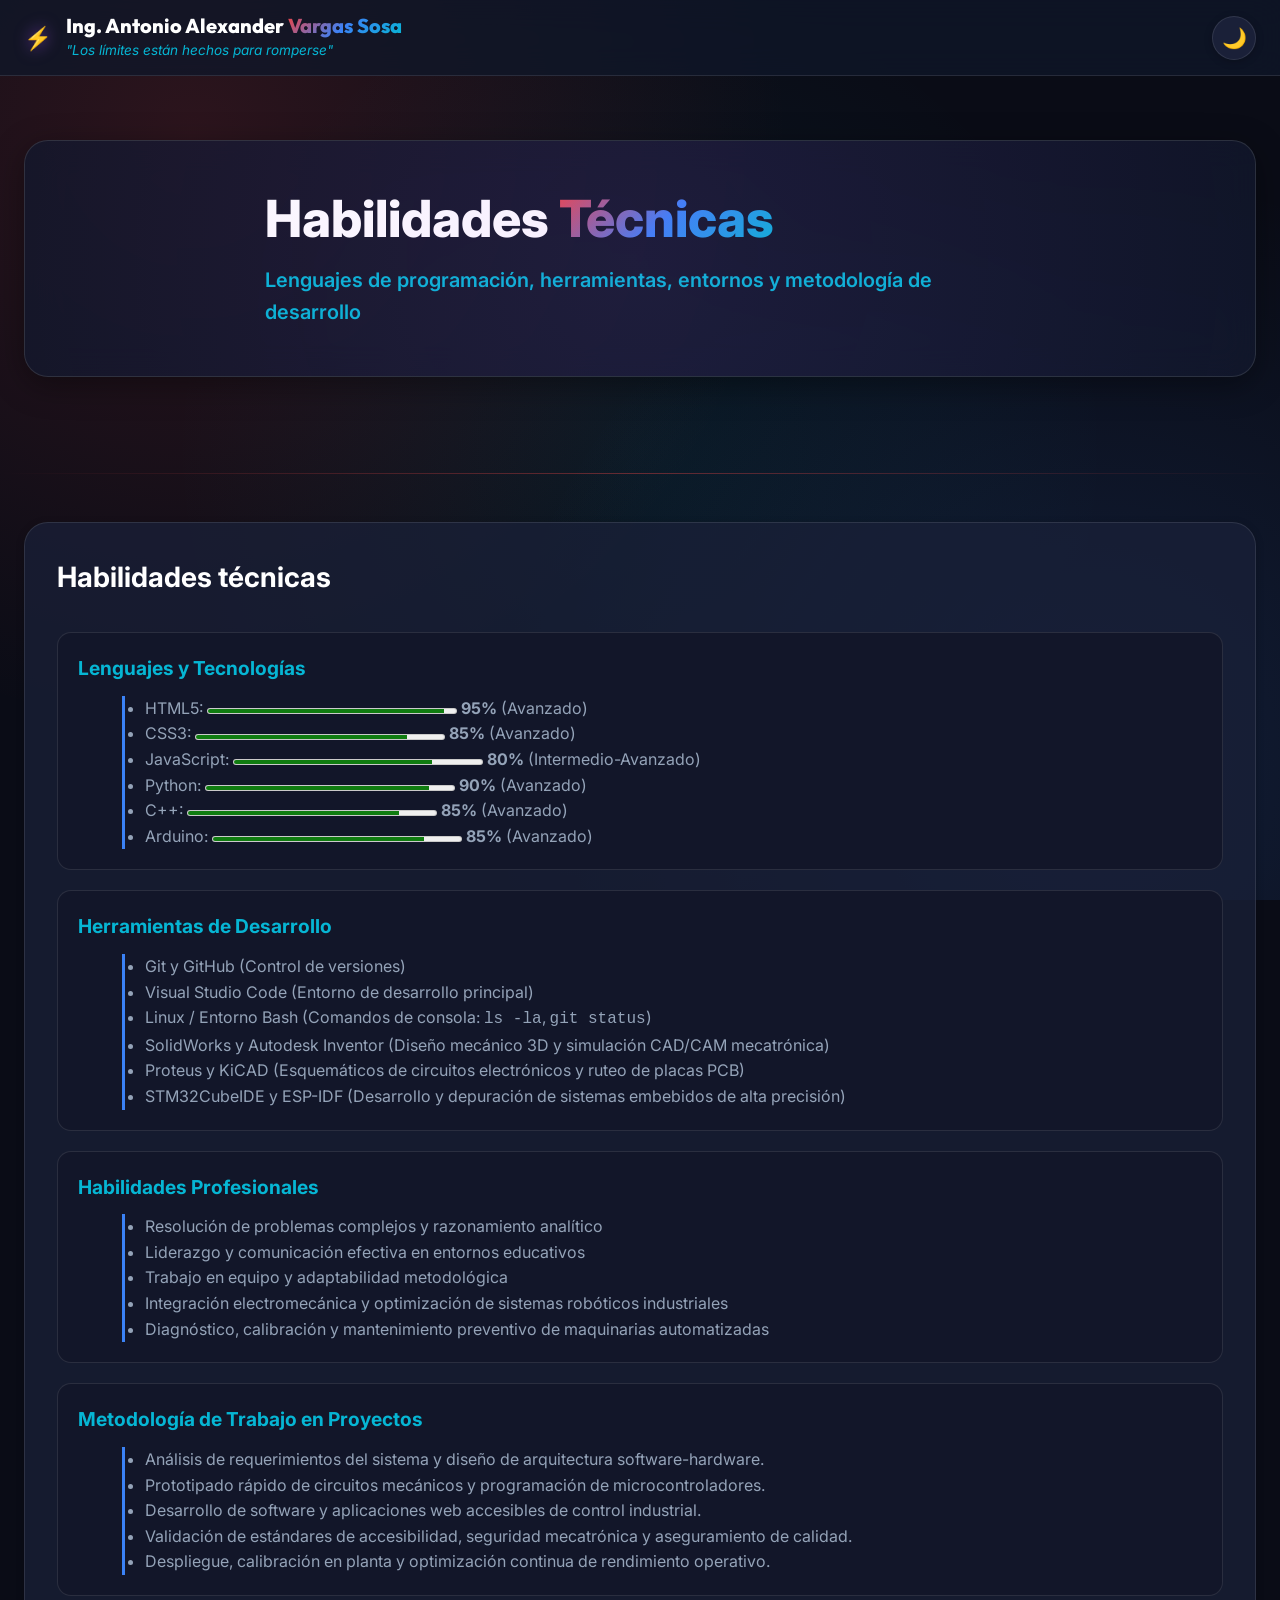
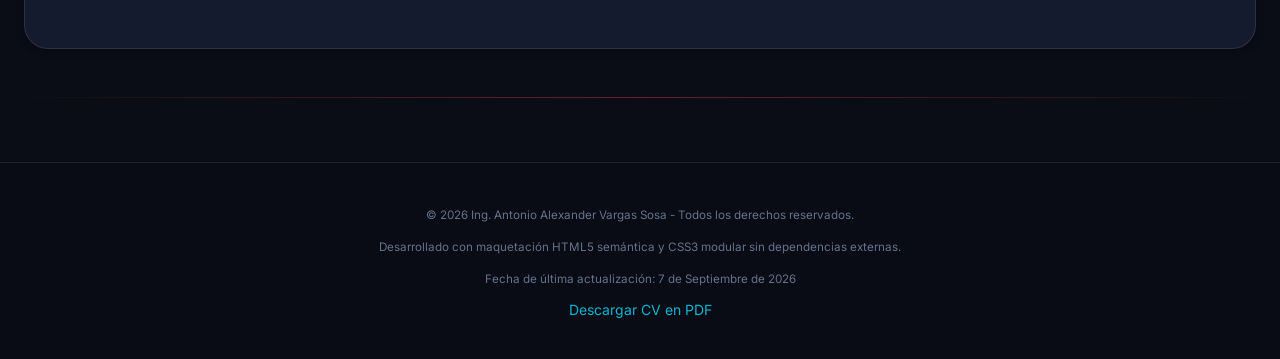
<file: habilidades.html>
<!DOCTYPE html>
<html lang="es">
<head>
    <meta charset="UTF-8">
    <meta name="viewport" content="width=device-width, initial-scale=1.0">
    <meta name="description" content="Habilidades técnicas, herramientas y metodologías de desarrollo de Ing. Antonio Alexander Vargas Sosa.">
    <meta name="author" content="Ing. Antonio Alexander Vargas Sosa">
    <title>Habilidades Técnicas - Ing. Antonio Alexander Vargas Sosa</title>
    <link rel="stylesheet" href="css/styles.css">
</head>
<body>

    <!-- Toggle de Tema (Claro / Oscuro) en CSS puro -->
    <input type="checkbox" id="theme-toggle" class="theme-toggle-input" hidden>

    <!-- Enlace de accesibilidad A11y -->
    <a href="#contenido-principal" class="skip-link">Saltar al contenido principal</a>

    <!-- Encabezado Superior con Nombre Extendido, Lema y Control de Tema -->
    <header class="top-brand-header" role="banner">
        <div class="top-brand-container">
            <div class="brand-extended">
                <span class="brand-logo">⚡</span>
                <div class="brand-info">
                    <span class="brand-name">Ing. Antonio Alexander <span class="gradient-text">Vargas Sosa</span></span>
                    <span class="brand-slogan">"Los límites están hechos para romperse"</span>
                </div>
            </div>
            <div class="header-controls">
                <label for="theme-toggle" class="theme-toggle-btn" title="Alternar Modo Oscuro / Claro" aria-label="Cambiar tema">
                    <span class="icon-dark">🌙</span>
                    <span class="icon-light">☀️</span>
                </label>
            </div>
        </div>
    </header>

    <!-- Menú Lateral / Barra de Filtro Flotante -->
    <aside class="right-sidebar-aside" aria-label="Navegación lateral y filtro de secciones">
        <div class="filter-bar">
            <h4 class="filter-title">🔍 Navegación</h4>
            <ul class="nav-links">
                <li><a href="index.html">Inicio</a></li>
                <li><a href="perfil.html">Perfil</a></li>
                <li><a href="formacion.html">Formación</a></li>
                <li><a href="experiencia.html">Experiencia</a></li>
                <li><a href="habilidades.html" class="active" aria-current="page">Habilidades</a></li>
                <li><a href="cursos.html">Cursos</a></li>
                <li><a href="idiomas.html">Idiomas</a></li>
                <li><a href="proyectos.html">Proyectos</a></li>
                <li><a href="multimedia.html">Multimedia</a></li>
                <li><a href="servicios.html">Servicios</a></li>
                <li><a href="contacto.html">Contacto</a></li>
            </ul>
        </div>
    </aside>

    <!-- Encabezado de Sección -->
    <header class="hero-section">
        <div class="hero-container">
            <div class="hero-content">
                <h1 class="hero-title">Habilidades <span class="gradient-text">Técnicas</span></h1>
                <p class="hero-subtitle">Lenguajes de programación, herramientas, entornos y metodología de desarrollo</p>
            </div>
        </div>
    </header>

    <hr>

    <main id="contenido-principal">
        <!-- Habilidades técnicas -->
        <section id="habilidades" aria-labelledby="habilidades-heading">
            <h2 id="habilidades-heading">Habilidades técnicas</h2>

            <article>
                <h3>Lenguajes y Tecnologías</h3>
                <ul class="contenido-desplazado">
                    <li>HTML5: <meter value="0.95" min="0" max="1" low="0.4" high="0.8" optimum="0.9">95%</meter> <strong>95%</strong> (Avanzado)</li>
                    <li>CSS3: <meter value="0.85" min="0" max="1" low="0.4" high="0.8" optimum="0.9">85%</meter> <strong>85%</strong> (Avanzado)</li>
                    <li>JavaScript: <meter value="0.80" min="0" max="1" low="0.4" high="0.8" optimum="0.9">80%</meter> <strong>80%</strong> (Intermedio-Avanzado)</li>
                    <li>Python: <meter value="0.90" min="0" max="1" low="0.4" high="0.8" optimum="0.9">90%</meter> <strong>90%</strong> (Avanzado)</li>
                    <li>C++: <meter value="0.85" min="0" max="1" low="0.4" high="0.8" optimum="0.9">85%</meter> <strong>85%</strong> (Avanzado)</li>
                    <li>Arduino: <meter value="0.85" min="0" max="1" low="0.4" high="0.8" optimum="0.9">85%</meter> <strong>85%</strong> (Avanzado)</li>
                </ul>
            </article>

            <article>
                <h3>Herramientas de Desarrollo</h3>
                <ul class="contenido-desplazado">
                    <li>Git y GitHub (Control de versiones)</li>
                    <li>Visual Studio Code (Entorno de desarrollo principal)</li>
                    <li>Linux / Entorno Bash (Comandos de consola: <kbd>ls -la</kbd>, <kbd>git status</kbd>)</li>
                    <li>SolidWorks y Autodesk Inventor (Diseño mecánico 3D y simulación CAD/CAM mecatrónica)</li>
                    <li>Proteus y KiCAD (Esquemáticos de circuitos electrónicos y ruteo de placas PCB)</li>
                    <li>STM32CubeIDE y ESP-IDF (Desarrollo y depuración de sistemas embebidos de alta precisión)</li>
                </ul>
            </article>

            <article>
                <h3>Habilidades Profesionales</h3>
                <ul class="contenido-desplazado">
                    <li>Resolución de problemas complejos y razonamiento analítico</li>
                    <li>Liderazgo y comunicación efectiva en entornos educativos</li>
                    <li>Trabajo en equipo y adaptabilidad metodológica</li>
                    <li>Integración electromecánica y optimización de sistemas robóticos industriales</li>
                    <li>Diagnóstico, calibración y mantenimiento preventivo de maquinarias automatizadas</li>
                </ul>
            </article>

            <article>
                <h3>Metodología de Trabajo en Proyectos</h3>
                <ul class="contenido-desplazado">
                    <li>Análisis de requerimientos del sistema y diseño de arquitectura software-hardware.</li>
                    <li>Prototipado rápido de circuitos mecánicos y programación de microcontroladores.</li>
                    <li>Desarrollo de software y aplicaciones web accesibles de control industrial.</li>
                    <li>Validación de estándares de accesibilidad, seguridad mecatrónica y aseguramiento de calidad.</li>
                    <li>Despliegue, calibración en planta y optimización continua de rendimiento operativo.</li>
                </ul>
            </article>
        </section>
    </main>

    <hr>

    <!-- PIE DE PÁGINA NATIVO Y LIMPIO -->
    <footer id="pie-pagina" role="contentinfo">
        <p><small>&copy; 2026 Ing. Antonio Alexander Vargas Sosa - Todos los derechos reservados.</small></p>
        <p><small>Desarrollado con maquetación HTML5 semántica y CSS3 modular sin dependencias externas.</small></p>
        <p><small>Fecha de última actualización: <time datetime="2026-09-07">7 de Septiembre de 2026</time></small></p>
        <p>
            <a href="assets/documents/CV_Antonio_Vargas.pdf" download="CV_Antonio_Vargas.pdf">Descargar CV en PDF</a>
        </p>
    </footer>

</body>
</html>
</file>
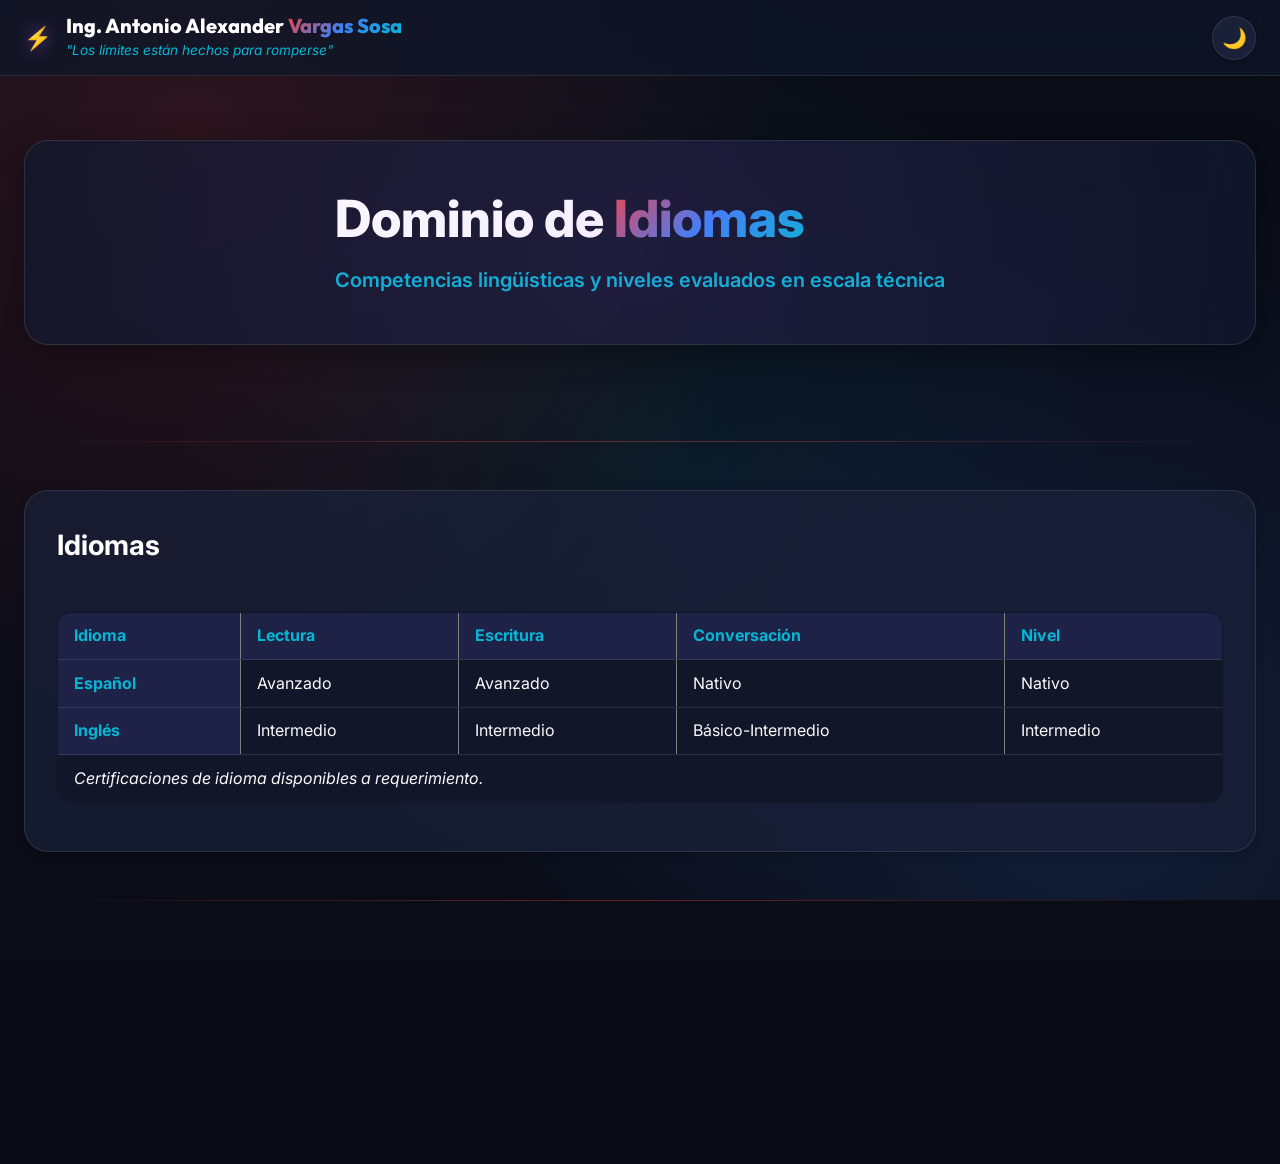
<file: idiomas.html>
<!DOCTYPE html>
<html lang="es">
<head>
    <meta charset="UTF-8">
    <meta name="viewport" content="width=device-width, initial-scale=1.0">
    <meta name="description" content="Dominio de idiomas de Ing. Antonio Alexander Vargas Sosa - Español e Inglés.">
    <meta name="author" content="Ing. Antonio Alexander Vargas Sosa">
    <title>Idiomas - Ing. Antonio Alexander Vargas Sosa</title>
    <link rel="stylesheet" href="css/styles.css">
</head>
<body>

    <!-- Toggle de Tema (Claro / Oscuro) en CSS puro -->
    <input type="checkbox" id="theme-toggle" class="theme-toggle-input" hidden>

    <!-- Enlace de accesibilidad A11y -->
    <a href="#contenido-principal" class="skip-link">Saltar al contenido principal</a>

    <!-- Encabezado Superior con Nombre Extendido, Lema y Control de Tema -->
    <header class="top-brand-header" role="banner">
        <div class="top-brand-container">
            <div class="brand-extended">
                <span class="brand-logo">⚡</span>
                <div class="brand-info">
                    <span class="brand-name">Ing. Antonio Alexander <span class="gradient-text">Vargas Sosa</span></span>
                    <span class="brand-slogan">"Los límites están hechos para romperse"</span>
                </div>
            </div>
            <div class="header-controls">
                <label for="theme-toggle" class="theme-toggle-btn" title="Alternar Modo Oscuro / Claro" aria-label="Cambiar tema">
                    <span class="icon-dark">🌙</span>
                    <span class="icon-light">☀️</span>
                </label>
            </div>
        </div>
    </header>

    <!-- Menú Lateral / Barra de Filtro Flotante -->
    <aside class="right-sidebar-aside" aria-label="Navegación lateral y filtro de secciones">
        <div class="filter-bar">
            <h4 class="filter-title">🔍 Navegación</h4>
            <ul class="nav-links">
                <li><a href="index.html">Inicio</a></li>
                <li><a href="perfil.html">Perfil</a></li>
                <li><a href="formacion.html">Formación</a></li>
                <li><a href="experiencia.html">Experiencia</a></li>
                <li><a href="habilidades.html">Habilidades</a></li>
                <li><a href="cursos.html">Cursos</a></li>
                <li><a href="idiomas.html" class="active" aria-current="page">Idiomas</a></li>
                <li><a href="proyectos.html">Proyectos</a></li>
                <li><a href="multimedia.html">Multimedia</a></li>
                <li><a href="servicios.html">Servicios</a></li>
                <li><a href="contacto.html">Contacto</a></li>
            </ul>
        </div>
    </aside>

    <!-- Encabezado de Sección -->
    <header class="hero-section">
        <div class="hero-container">
            <div class="hero-content">
                <h1 class="hero-title">Dominio de <span class="gradient-text">Idiomas</span></h1>
                <p class="hero-subtitle">Competencias lingüísticas y niveles evaluados en escala técnica</p>
            </div>
        </div>
    </header>

    <hr>

    <main id="contenido-principal">
        <!-- Idiomas -->
        <section id="idiomas" aria-labelledby="idiomas-heading">
            <h2 id="idiomas-heading">Idiomas</h2>
            <table border="1" cellpadding="8" cellspacing="0">
                <thead>
                    <tr>
                        <th scope="col">Idioma</th>
                        <th scope="col">Lectura</th>
                        <th scope="col">Escritura</th>
                        <th scope="col">Conversación</th>
                        <th scope="col">Nivel</th>
                    </tr>
                </thead>
                <tbody>
                    <tr>
                        <th scope="row">Español</th>
                        <td>Avanzado</td>
                        <td>Avanzado</td>
                        <td>Nativo</td>
                        <td>Nativo</td>
                    </tr>
                    <tr>
                        <th scope="row">Inglés</th>
                        <td>Intermedio</td>
                        <td>Intermedio</td>
                        <td>Básico-Intermedio</td>
                        <td>Intermedio</td>
                    </tr>
                </tbody>
                <tfoot>
                    <tr>
                        <td colspan="5"><em>Certificaciones de idioma disponibles a requerimiento.</em></td>
                    </tr>
                </tfoot>
            </table>
        </section>
    </main>

    <hr>

    <!-- PIE DE PÁGINA NATIVO Y LIMPIO -->
    <footer id="pie-pagina" role="contentinfo">
        <p><small>&copy; 2026 Ing. Antonio Alexander Vargas Sosa - Todos los derechos reservados.</small></p>
        <p><small>Desarrollado con maquetación HTML5 semántica y CSS3 modular sin dependencias externas.</small></p>
        <p><small>Fecha de última actualización: <time datetime="2026-09-07">7 de Septiembre de 2026</time></small></p>
        <p>
            <a href="assets/documents/CV_Antonio_Vargas.pdf" download="CV_Antonio_Vargas.pdf">Descargar CV en PDF</a>
        </p>
    </footer>

</body>
</html>
</file>
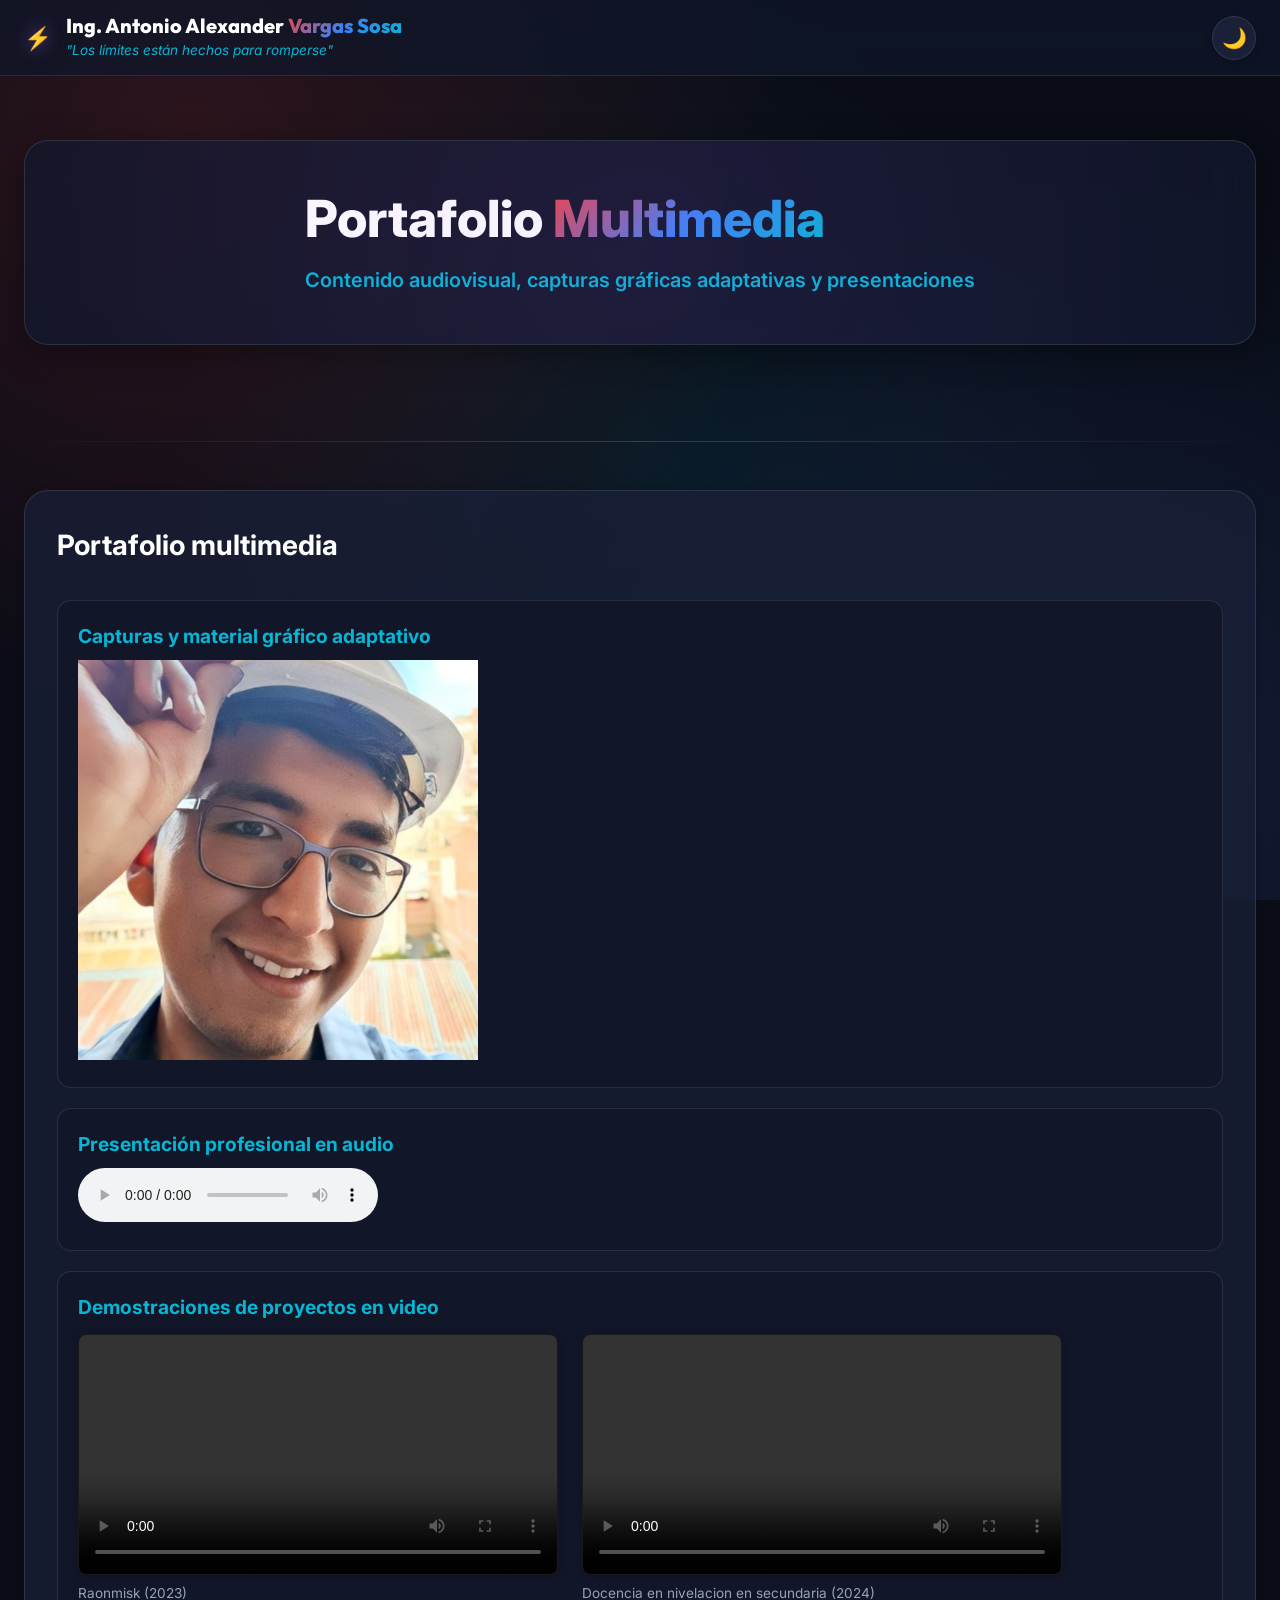
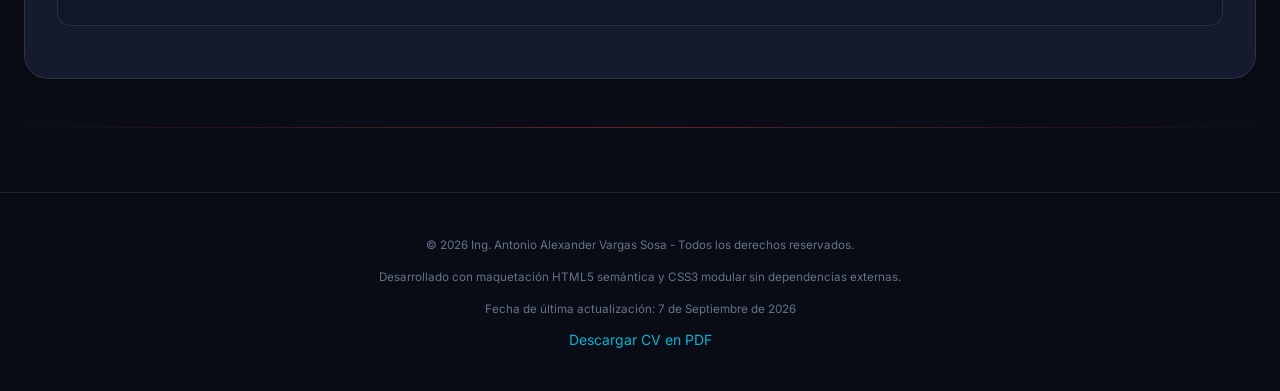
<file: multimedia.html>
<!DOCTYPE html>
<html lang="es">

<head>
    <meta charset="UTF-8">
    <meta name="viewport" content="width=device-width, initial-scale=1.0">
    <meta name="description"
        content="Portafolio multimedia, galería gráfica adaptativa, audio y video demostrativo de Ing. Antonio Alexander Vargas Sosa.">
    <meta name="author" content="Ing. Antonio Alexander Vargas Sosa">
    <title>Portafolio Multimedia - Ing. Antonio Alexander Vargas Sosa</title>
    <link rel="stylesheet" href="css/styles.css">
</head>

<body>

    <!-- Toggle de Tema (Claro / Oscuro) en CSS puro -->
    <input type="checkbox" id="theme-toggle" class="theme-toggle-input" hidden>

    <!-- Enlace de accesibilidad A11y -->
    <a href="#contenido-principal" class="skip-link">Saltar al contenido principal</a>

    <!-- Encabezado Superior con Nombre Extendido, Lema y Control de Tema -->
    <header class="top-brand-header" role="banner">
        <div class="top-brand-container">
            <div class="brand-extended">
                <span class="brand-logo">⚡</span>
                <div class="brand-info">
                    <span class="brand-name">Ing. Antonio Alexander <span class="gradient-text">Vargas
                            Sosa</span></span>
                    <span class="brand-slogan">"Los límites están hechos para romperse"</span>
                </div>
            </div>
            <div class="header-controls">
                <label for="theme-toggle" class="theme-toggle-btn" title="Alternar Modo Oscuro / Claro"
                    aria-label="Cambiar tema">
                    <span class="icon-dark">🌙</span>
                    <span class="icon-light">☀️</span>
                </label>
            </div>
        </div>
    </header>

    <!-- Menú Lateral / Barra de Filtro Flotante -->
    <aside class="right-sidebar-aside" aria-label="Navegación lateral y filtro de secciones">
        <div class="filter-bar">
            <h4 class="filter-title">🔍 Navegación</h4>
            <ul class="nav-links">
                <li><a href="index.html">Inicio</a></li>
                <li><a href="perfil.html">Perfil</a></li>
                <li><a href="formacion.html">Formación</a></li>
                <li><a href="experiencia.html">Experiencia</a></li>
                <li><a href="habilidades.html">Habilidades</a></li>
                <li><a href="cursos.html">Cursos</a></li>
                <li><a href="idiomas.html">Idiomas</a></li>
                <li><a href="proyectos.html">Proyectos</a></li>
                <li><a href="multimedia.html" class="active" aria-current="page">Multimedia</a></li>
                <li><a href="servicios.html">Servicios</a></li>
                <li><a href="contacto.html">Contacto</a></li>
            </ul>
        </div>
    </aside>

    <!-- Encabezado de Sección -->
    <header class="hero-section">
        <div class="hero-container">
            <div class="hero-content">
                <h1 class="hero-title">Portafolio <span class="gradient-text">Multimedia</span></h1>
                <p class="hero-subtitle">Contenido audiovisual, capturas gráficas adaptativas y presentaciones</p>
            </div>
        </div>
    </header>

    <hr>

    <main id="contenido-principal">
        <!-- Portafolio multimedia -->
        <section id="multimedia" aria-labelledby="multimedia-heading">
            <h2 id="multimedia-heading">Portafolio multimedia</h2>

            <article>
                <h3>Capturas y material gráfico adaptativo</h3>
                <figure>
                    <!-- Elemento <picture> responsive -->
                    <picture>
                        <source media="(max-width: 480px)" srcset="assets/images/foto1.jpg">
                        <source media="(min-width: 481px)" srcset="assets/images/foto1.jpg">
                        <img src="assets/images/foto1.jpg"
                            alt="Demostración visual de proyectos de desarrollo y soluciones de ingeniería" width="400"
                            loading="lazy">
                    </picture>
                </figure>
            </article>

            <article>
                <h3>Presentación profesional en audio</h3>
                <figure>
                    <audio controls>
                        <source src="assets/audio/audio1.m4a" type="audio/mp4">
                        Tu navegador no soporta el elemento de audio.
                    </audio>
                </figure>
            </article>

            <article>
                <h3>Demostraciones de proyectos en video</h3>
                <div class="videos-grid-container">
                    <div class="video-card-item">
                        <figure>
                            <video controls preload="metadata" width="480">
                                <source src="assets/video/video1.mp4" type="video/mp4">
                                Tu navegador no soporta el elemento de video.
                            </video>
                            <figcaption>Raonmisk (2023)</figcaption>
                        </figure>
                    </div>
                    <div class="video-card-item">
                        <figure>
                            <video controls preload="metadata" width="480">
                                <source src="assets/video/video2.mp4" type="video/mp4">
                                Tu navegador no soporta el elemento de video.
                            </video>
                            <figcaption>Docencia en nivelacion en secundaria (2024)</figcaption>
                        </figure>
                    </div>
                </div>
            </article>
        </section>
    </main>

    <hr>

    <!-- PIE DE PÁGINA NATIVO Y LIMPIO -->
    <footer id="pie-pagina" role="contentinfo">
        <p><small>&copy; 2026 Ing. Antonio Alexander Vargas Sosa - Todos los derechos reservados.</small></p>
        <p><small>Desarrollado con maquetación HTML5 semántica y CSS3 modular sin dependencias externas.</small></p>
        <p><small>Fecha de última actualización: <time datetime="2026-09-07">7 de Septiembre de 2026</time></small></p>
        <p>
            <a href="assets/documents/CV_Antonio_Vargas.pdf" download="CV_Antonio_Vargas.pdf">Descargar CV en PDF</a>
        </p>
    </footer>

</body>

</html>
</file>
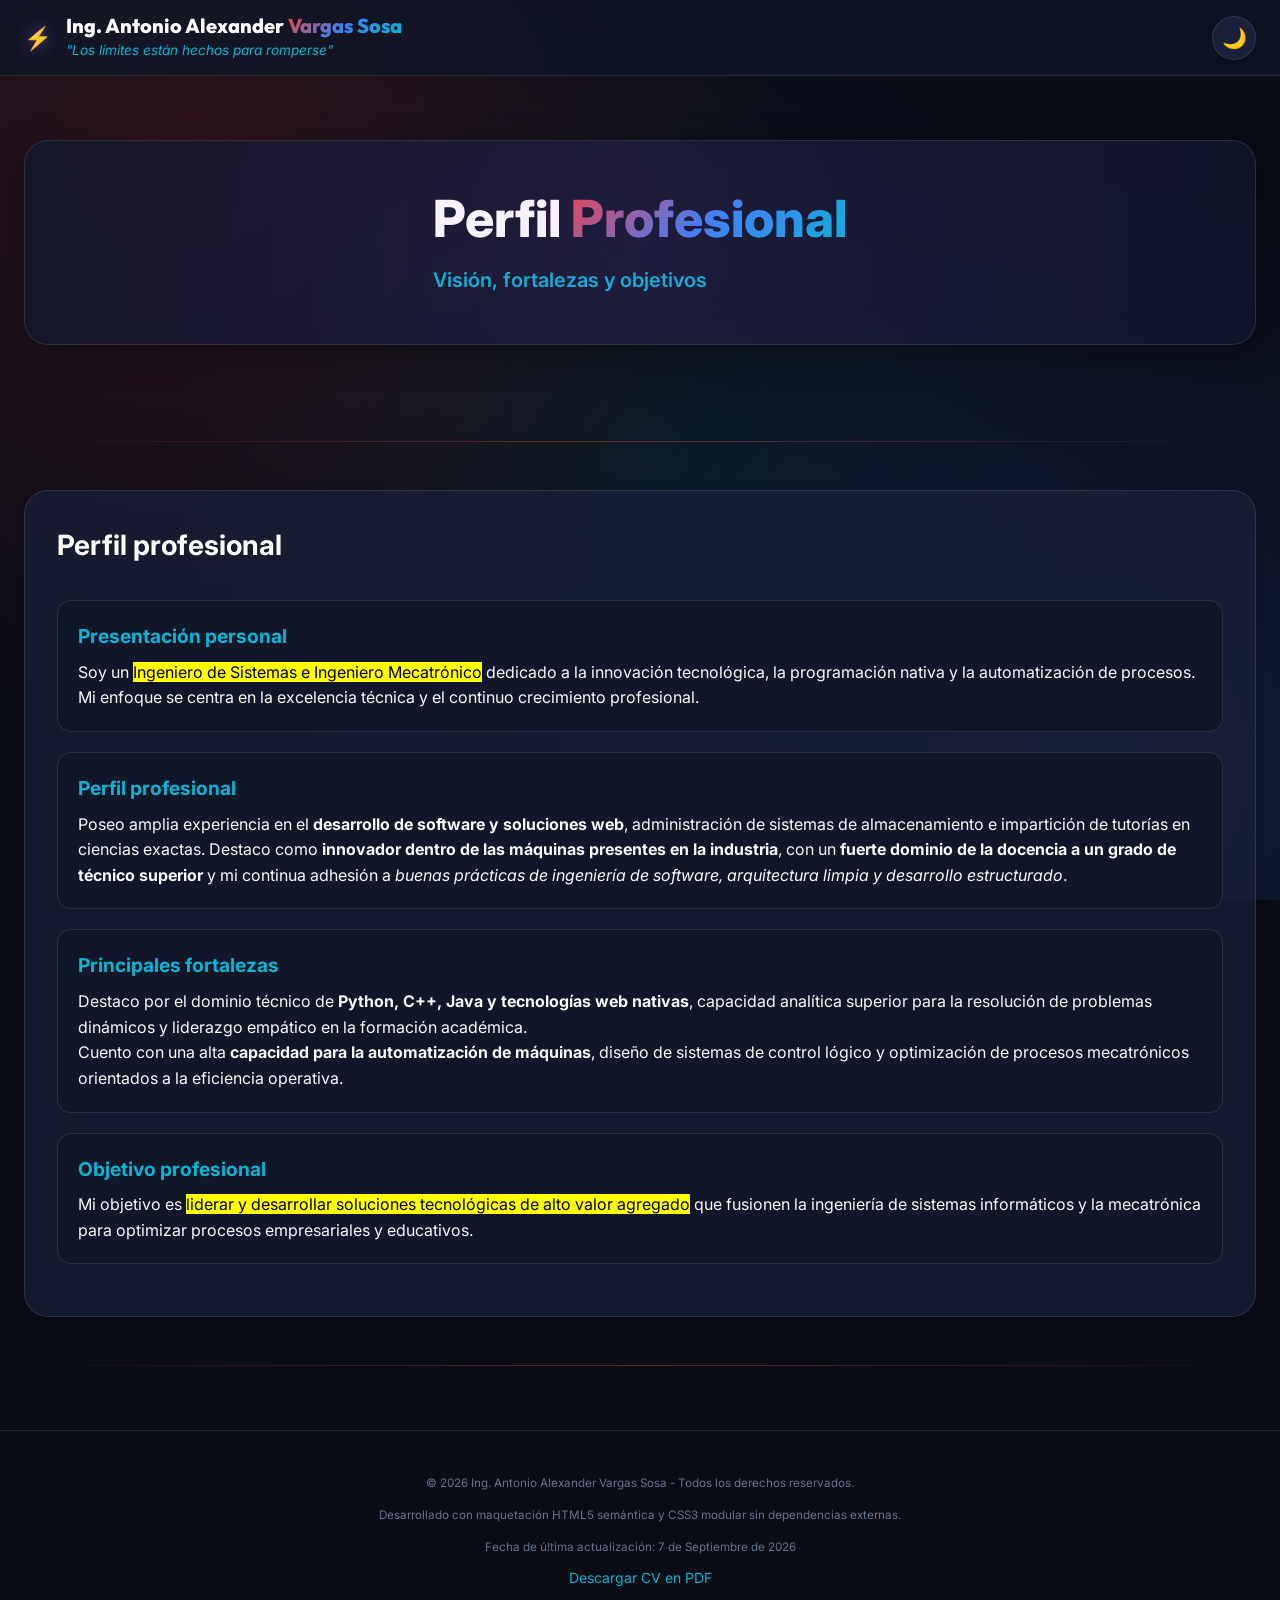
<file: perfil.html>
<!DOCTYPE html>
<html lang="es">

<head>
    <meta charset="UTF-8">
    <meta name="viewport" content="width=device-width, initial-scale=1.0">
    <meta name="description"
        content="Perfil profesional de Ing. Antonio Alexander Vargas Sosa - Ingeniero de Sistemas y Mecatrónico.">
    <meta name="author" content="Ing. Antonio Alexander Vargas Sosa">
    <title>Perfil Profesional - Ing. Antonio Alexander Vargas Sosa</title>
    <link rel="stylesheet" href="css/styles.css">
</head>

<body>

    <!-- Toggle de Tema (Claro / Oscuro) en CSS puro -->
    <input type="checkbox" id="theme-toggle" class="theme-toggle-input" hidden>

    <!-- Enlace de accesibilidad A11y -->
    <a href="#contenido-principal" class="skip-link">Saltar al contenido principal</a>

    <!-- Encabezado Superior con Nombre Extendido, Lema y Control de Tema -->
    <header class="top-brand-header" role="banner">
        <div class="top-brand-container">
            <div class="brand-extended">
                <span class="brand-logo">⚡</span>
                <div class="brand-info">
                    <span class="brand-name">Ing. Antonio Alexander <span class="gradient-text">Vargas
                            Sosa</span></span>
                    <span class="brand-slogan">"Los límites están hechos para romperse"</span>
                </div>
            </div>
            <div class="header-controls">
                <label for="theme-toggle" class="theme-toggle-btn" title="Alternar Modo Oscuro / Claro"
                    aria-label="Cambiar tema">
                    <span class="icon-dark">🌙</span>
                    <span class="icon-light">☀️</span>
                </label>
            </div>
        </div>
    </header>

    <!-- Menú Lateral / Barra de Filtro Flotante -->
    <aside class="right-sidebar-aside" aria-label="Navegación lateral y filtro de secciones">
        <div class="filter-bar">
            <h4 class="filter-title">🔍 Navegación</h4>
            <ul class="nav-links">
                <li><a href="index.html">Inicio</a></li>
                <li><a href="perfil.html" class="active" aria-current="page">Perfil</a></li>
                <li><a href="formacion.html">Formación</a></li>
                <li><a href="experiencia.html">Experiencia</a></li>
                <li><a href="habilidades.html">Habilidades</a></li>
                <li><a href="cursos.html">Cursos</a></li>
                <li><a href="idiomas.html">Idiomas</a></li>
                <li><a href="proyectos.html">Proyectos</a></li>
                <li><a href="multimedia.html">Multimedia</a></li>
                <li><a href="servicios.html">Servicios</a></li>
                <li><a href="contacto.html">Contacto</a></li>
            </ul>
        </div>
    </aside>

    <!-- Encabezado de Sección -->
    <header class="hero-section">
        <div class="hero-container">
            <div class="hero-content">
                <h1 class="hero-title">Perfil <span class="gradient-text">Profesional</span></h1>
                <p class="hero-subtitle">Visión, fortalezas y objetivos</p>
            </div>
        </div>
    </header>

    <hr>

    <main id="contenido-principal">
        <!-- Perfil profesional -->
        <section id="perfil" aria-labelledby="perfil-heading">
            <h2 id="perfil-heading">Perfil profesional</h2>
            <article>
                <h3>Presentación personal</h3>
                <p>
                    Soy un <mark>Ingeniero de Sistemas e Ingeniero Mecatrónico</mark> dedicado a la innovación
                    tecnológica, la programación nativa y la automatización de procesos. Mi enfoque se centra en la
                    excelencia técnica y el continuo crecimiento profesional.
                </p>
            </article>
            <article>
                <h3>Perfil profesional</h3>
                <p>
                    Poseo amplia experiencia en el <strong>desarrollo de software y soluciones web</strong>,
                    administración de sistemas de almacenamiento e impartición de tutorías en ciencias exactas. Destaco
                    como <strong>innovador dentro de las máquinas presentes en la industria</strong>, con un
                    <strong>fuerte dominio de la docencia a un grado de técnico superior</strong> y mi continua adhesión a
                    <em>buenas prácticas de ingeniería de software, arquitectura limpia y desarrollo estructurado</em>.
                </p>
            </article>
            <article>
                <h3>Principales fortalezas</h3>
                <p>
                    Destaco por el dominio técnico de <strong>Python, C++, Java y tecnologías web nativas</strong>,
                    capacidad analítica superior para la resolución de problemas dinámicos y liderazgo empático en la
                    formación académica.
                </p>
                <p>
                    Cuento con una alta <strong>capacidad para la automatización de máquinas</strong>, diseño de
                    sistemas de control lógico y optimización de procesos mecatrónicos orientados a la eficiencia
                    operativa.
                </p>
            </article>
            <article>
                <h3>Objetivo profesional</h3>
                <p>
                    Mi objetivo es <mark>liderar y desarrollar soluciones tecnológicas de alto valor agregado</mark> que
                    fusionen la ingeniería de sistemas informáticos y la mecatrónica para optimizar procesos
                    empresariales y educativos.
                </p>
            </article>
        </section>
    </main>

    <hr>

    <!-- PIE DE PÁGINA NATIVO Y LIMPIO -->
    <footer id="pie-pagina" role="contentinfo">
        <p><small>&copy; 2026 Ing. Antonio Alexander Vargas Sosa - Todos los derechos reservados.</small></p>
        <p><small>Desarrollado con maquetación HTML5 semántica y CSS3 modular sin dependencias externas.</small></p>
        <p><small>Fecha de última actualización: <time datetime="2026-09-07">7 de Septiembre de 2026</time></small></p>
        <p>
            <a href="assets/documents/CV_Antonio_Vargas.pdf" download="CV_Antonio_Vargas.pdf">Descargar CV en PDF</a>
        </p>
    </footer>

</body>

</html>
</file>
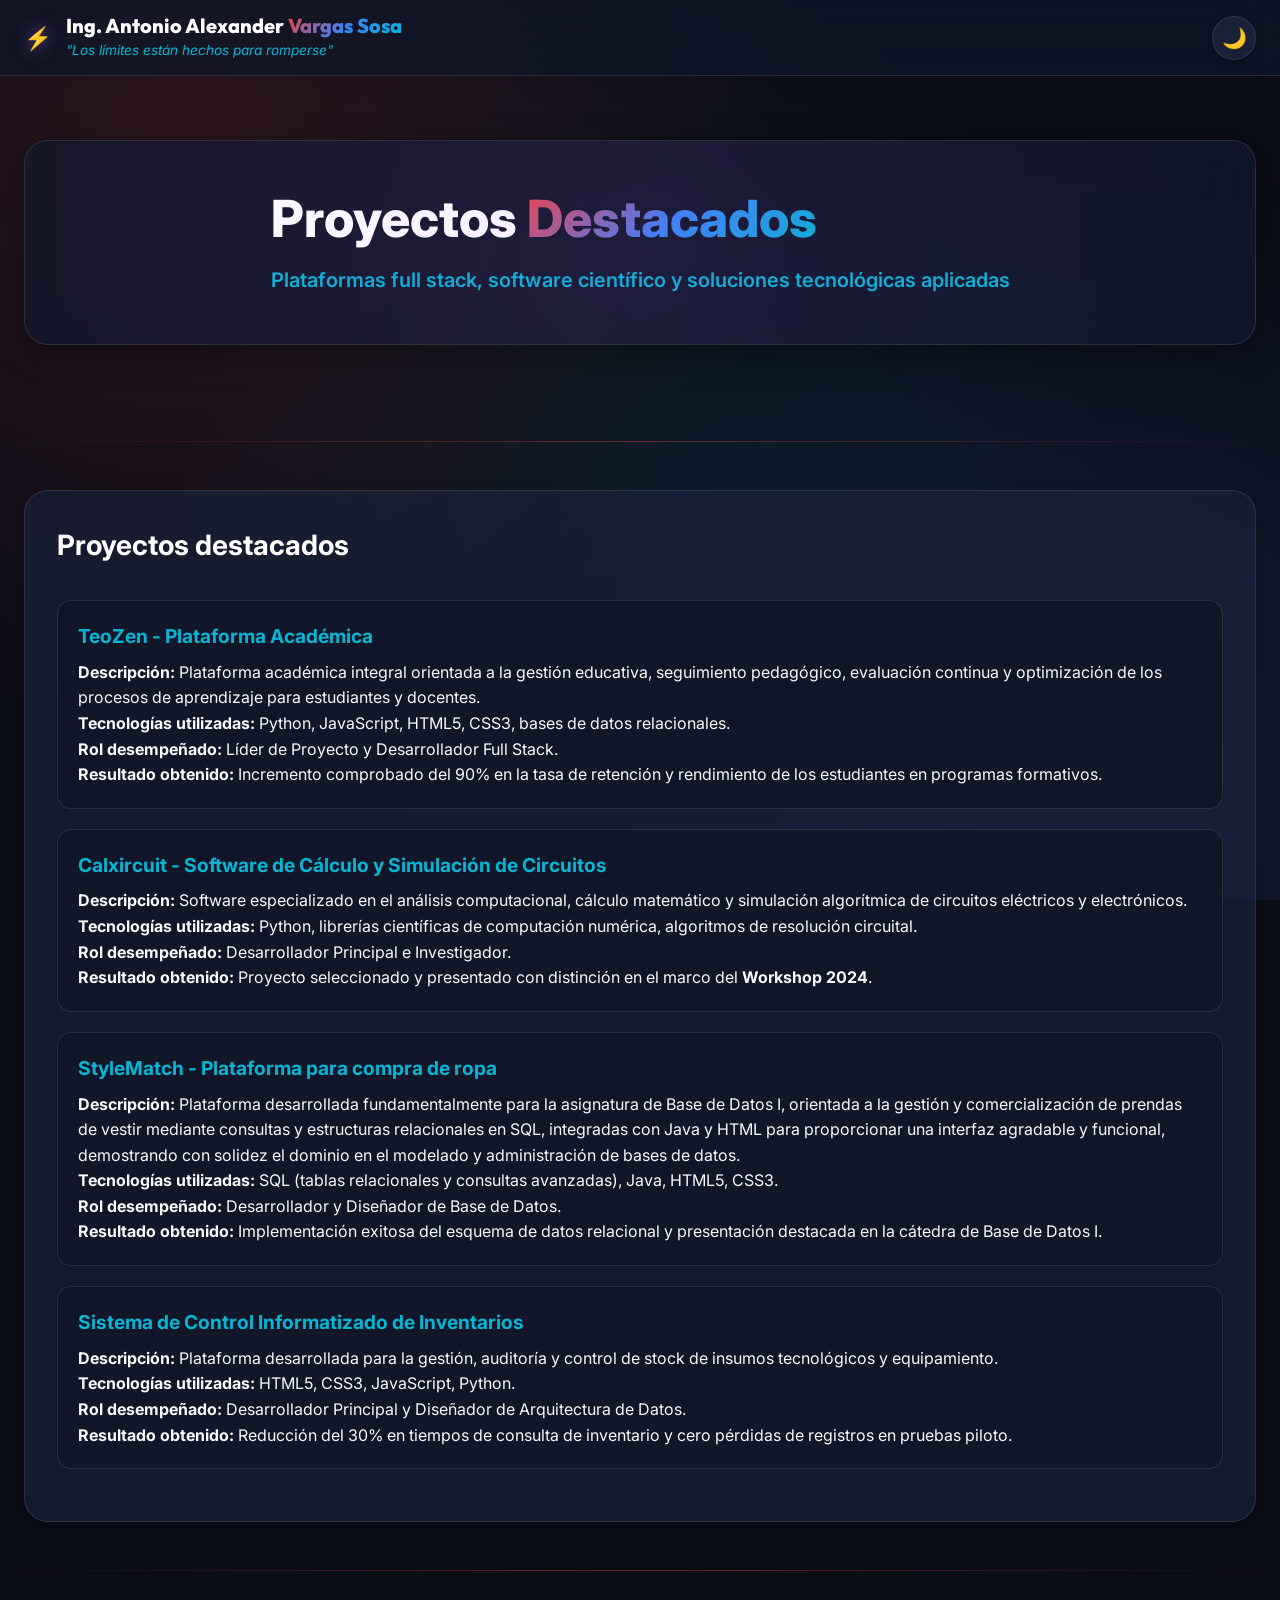
<file: proyectos.html>
<!DOCTYPE html>
<html lang="es">
<head>
    <meta charset="UTF-8">
    <meta name="viewport" content="width=device-width, initial-scale=1.0">
    <meta name="description" content="Proyectos destacados de ingeniería, software y mecatrónica de Ing. Antonio Alexander Vargas Sosa.">
    <meta name="author" content="Ing. Antonio Alexander Vargas Sosa">
    <title>Proyectos Destacados - Ing. Antonio Alexander Vargas Sosa</title>
    <link rel="stylesheet" href="css/styles.css">
</head>
<body>

    <!-- Toggle de Tema (Claro / Oscuro) en CSS puro -->
    <input type="checkbox" id="theme-toggle" class="theme-toggle-input" hidden>

    <!-- Enlace de accesibilidad A11y -->
    <a href="#contenido-principal" class="skip-link">Saltar al contenido principal</a>

    <!-- Encabezado Superior con Nombre Extendido, Lema y Control de Tema -->
    <header class="top-brand-header" role="banner">
        <div class="top-brand-container">
            <div class="brand-extended">
                <span class="brand-logo">⚡</span>
                <div class="brand-info">
                    <span class="brand-name">Ing. Antonio Alexander <span class="gradient-text">Vargas Sosa</span></span>
                    <span class="brand-slogan">"Los límites están hechos para romperse"</span>
                </div>
            </div>
            <div class="header-controls">
                <label for="theme-toggle" class="theme-toggle-btn" title="Alternar Modo Oscuro / Claro" aria-label="Cambiar tema">
                    <span class="icon-dark">🌙</span>
                    <span class="icon-light">☀️</span>
                </label>
            </div>
        </div>
    </header>

    <!-- Menú Lateral / Barra de Filtro Flotante -->
    <aside class="right-sidebar-aside" aria-label="Navegación lateral y filtro de secciones">
        <div class="filter-bar">
            <h4 class="filter-title">🔍 Navegación</h4>
            <ul class="nav-links">
                <li><a href="index.html">Inicio</a></li>
                <li><a href="perfil.html">Perfil</a></li>
                <li><a href="formacion.html">Formación</a></li>
                <li><a href="experiencia.html">Experiencia</a></li>
                <li><a href="habilidades.html">Habilidades</a></li>
                <li><a href="cursos.html">Cursos</a></li>
                <li><a href="idiomas.html">Idiomas</a></li>
                <li><a href="proyectos.html" class="active" aria-current="page">Proyectos</a></li>
                <li><a href="multimedia.html">Multimedia</a></li>
                <li><a href="servicios.html">Servicios</a></li>
                <li><a href="contacto.html">Contacto</a></li>
            </ul>
        </div>
    </aside>

    <!-- Encabezado de Sección -->
    <header class="hero-section">
        <div class="hero-container">
            <div class="hero-content">
                <h1 class="hero-title">Proyectos <span class="gradient-text">Destacados</span></h1>
                <p class="hero-subtitle">Plataformas full stack, software científico y soluciones tecnológicas aplicadas</p>
            </div>
        </div>
    </header>

    <hr>

    <main id="contenido-principal">
        <!-- Proyectos destacados -->
        <section id="proyectos" aria-labelledby="proyectos-heading">
            <h2 id="proyectos-heading">Proyectos destacados</h2>

            <article>
                <h3>TeoZen - Plataforma Académica</h3>
                <p><strong>Descripción:</strong> Plataforma académica integral orientada a la gestión educativa, seguimiento pedagógico, evaluación continua y optimización de los procesos de aprendizaje para estudiantes y docentes.</p>
                <p><strong>Tecnologías utilizadas:</strong> Python, JavaScript, HTML5, CSS3, bases de datos relacionales.</p>
                <p><strong>Rol desempeñado:</strong> Líder de Proyecto y Desarrollador Full Stack.</p>
                <p><strong>Resultado obtenido:</strong> Incremento comprobado del 90% en la tasa de retención y rendimiento de los estudiantes en programas formativos.</p>
            </article>

            <article>
                <h3>Calxircuit - Software de Cálculo y Simulación de Circuitos</h3>
                <p><strong>Descripción:</strong> Software especializado en el análisis computacional, cálculo matemático y simulación algorítmica de circuitos eléctricos y electrónicos.</p>
                <p><strong>Tecnologías utilizadas:</strong> Python, librerías científicas de computación numérica, algoritmos de resolución circuital.</p>
                <p><strong>Rol desempeñado:</strong> Desarrollador Principal e Investigador.</p>
                <p><strong>Resultado obtenido:</strong> Proyecto seleccionado y presentado con distinción en el marco del <strong>Workshop 2024</strong>.</p>
            </article>

            <article>
                <h3>StyleMatch - Plataforma para compra de ropa</h3>
                <p><strong>Descripción:</strong> Plataforma desarrollada fundamentalmente para la asignatura de Base de Datos I, orientada a la gestión y comercialización de prendas de vestir mediante consultas y estructuras relacionales en SQL, integradas con Java y HTML para proporcionar una interfaz agradable y funcional, demostrando con solidez el dominio en el modelado y administración de bases de datos.</p>
                <p><strong>Tecnologías utilizadas:</strong> SQL (tablas relacionales y consultas avanzadas), Java, HTML5, CSS3.</p>
                <p><strong>Rol desempeñado:</strong> Desarrollador y Diseñador de Base de Datos.</p>
                <p><strong>Resultado obtenido:</strong> Implementación exitosa del esquema de datos relacional y presentación destacada en la cátedra de Base de Datos I.</p>
            </article>

            <article>
                <h3>Sistema de Control Informatizado de Inventarios</h3>
                <p><strong>Descripción:</strong> Plataforma desarrollada para la gestión, auditoría y control de stock de insumos tecnológicos y equipamiento.</p>
                <p><strong>Tecnologías utilizadas:</strong> HTML5, CSS3, JavaScript, Python.</p>
                <p><strong>Rol desempeñado:</strong> Desarrollador Principal y Diseñador de Arquitectura de Datos.</p>
                <p><strong>Resultado obtenido:</strong> Reducción del 30% en tiempos de consulta de inventario y cero pérdidas de registros en pruebas piloto.</p>
            </article>
        </section>
    </main>

    <hr>

    <!-- PIE DE PÁGINA NATIVO Y LIMPIO -->
    <footer id="pie-pagina" role="contentinfo">
        <p><small>&copy; 2026 Ing. Antonio Alexander Vargas Sosa - Todos los derechos reservados.</small></p>
        <p><small>Desarrollado con maquetación HTML5 semántica y CSS3 modular sin dependencias externas.</small></p>
        <p><small>Fecha de última actualización: <time datetime="2026-09-07">7 de Septiembre de 2026</time></small></p>
        <p>
            <a href="assets/documents/CV_Antonio_Vargas.pdf" download="CV_Antonio_Vargas.pdf">Descargar CV en PDF</a>
        </p>
    </footer>

</body>
</html>
</file>
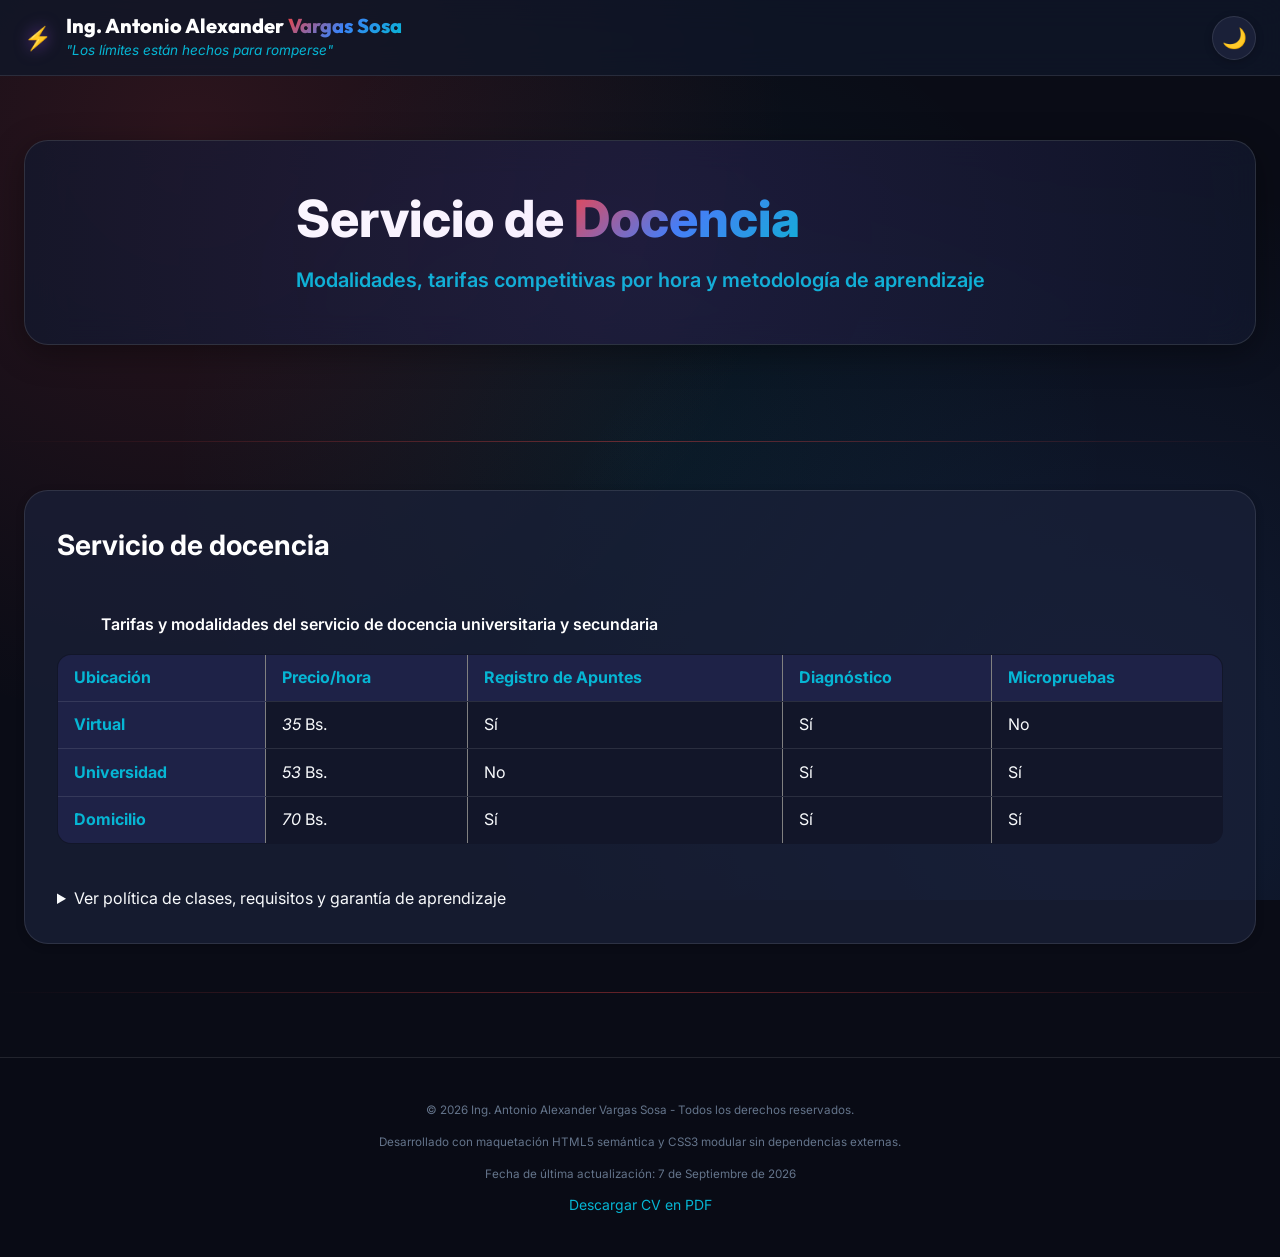
<file: servicios.html>
<!DOCTYPE html>
<html lang="es">
<head>
    <meta charset="UTF-8">
    <meta name="viewport" content="width=device-width, initial-scale=1.0">
    <meta name="description" content="Servicios de docencia particular, tutorías universitarias y secundarias de Ing. Antonio Alexander Vargas Sosa.">
    <meta name="author" content="Ing. Antonio Alexander Vargas Sosa">
    <title>Servicios de Docencia - Ing. Antonio Alexander Vargas Sosa</title>
    <link rel="stylesheet" href="css/styles.css">
</head>
<body>

    <!-- Toggle de Tema (Claro / Oscuro) en CSS puro -->
    <input type="checkbox" id="theme-toggle" class="theme-toggle-input" hidden>

    <!-- Enlace de accesibilidad A11y -->
    <a href="#contenido-principal" class="skip-link">Saltar al contenido principal</a>

    <!-- Encabezado Superior con Nombre Extendido, Lema y Control de Tema -->
    <header class="top-brand-header" role="banner">
        <div class="top-brand-container">
            <div class="brand-extended">
                <span class="brand-logo">⚡</span>
                <div class="brand-info">
                    <span class="brand-name">Ing. Antonio Alexander <span class="gradient-text">Vargas Sosa</span></span>
                    <span class="brand-slogan">"Los límites están hechos para romperse"</span>
                </div>
            </div>
            <div class="header-controls">
                <label for="theme-toggle" class="theme-toggle-btn" title="Alternar Modo Oscuro / Claro" aria-label="Cambiar tema">
                    <span class="icon-dark">🌙</span>
                    <span class="icon-light">☀️</span>
                </label>
            </div>
        </div>
    </header>

    <!-- Menú Lateral / Barra de Filtro Flotante -->
    <aside class="right-sidebar-aside" aria-label="Navegación lateral y filtro de secciones">
        <div class="filter-bar">
            <h4 class="filter-title">🔍 Navegación</h4>
            <ul class="nav-links">
                <li><a href="index.html">Inicio</a></li>
                <li><a href="perfil.html">Perfil</a></li>
                <li><a href="formacion.html">Formación</a></li>
                <li><a href="experiencia.html">Experiencia</a></li>
                <li><a href="habilidades.html">Habilidades</a></li>
                <li><a href="cursos.html">Cursos</a></li>
                <li><a href="idiomas.html">Idiomas</a></li>
                <li><a href="proyectos.html">Proyectos</a></li>
                <li><a href="multimedia.html">Multimedia</a></li>
                <li><a href="servicios.html" class="active" aria-current="page">Servicios</a></li>
                <li><a href="contacto.html">Contacto</a></li>
            </ul>
        </div>
    </aside>

    <!-- Encabezado de Sección -->
    <header class="hero-section">
        <div class="hero-container">
            <div class="hero-content">
                <h1 class="hero-title">Servicio de <span class="gradient-text">Docencia</span></h1>
                <p class="hero-subtitle">Modalidades, tarifas competitivas por hora y metodología de aprendizaje</p>
            </div>
        </div>
    </header>

    <hr>

    <main id="contenido-principal">
        <!-- Servicio de docencia -->
        <section id="servicios" aria-labelledby="servicios-heading">
            <h2 id="servicios-heading">Servicio de docencia</h2>
            <p class="contenido-desplazado" style="font-weight: 600; color: var(--text-bright); margin-bottom: 1rem; border-left: none; padding-left: 0;">
                Tarifas y modalidades del servicio de docencia universitaria y secundaria
            </p>
            <table border="1" cellpadding="8" cellspacing="0">
                <thead>
                    <tr>
                        <th scope="col">Ubicación</th>
                        <th scope="col">Precio/hora</th>
                        <th scope="col">Registro de Apuntes</th>
                        <th scope="col">Diagnóstico</th>
                        <th scope="col">Micropruebas</th>
                    </tr>
                </thead>
                <tbody>
                    <tr>
                        <th scope="row">Virtual</th>
                        <td><em>35</em> Bs.</td>
                        <td>Sí</td>
                        <td>Sí</td>
                        <td>No</td>
                    </tr>
                    <tr>
                        <th scope="row">Universidad</th>
                        <td><em>53</em> Bs.</td>
                        <td>No</td>
                        <td>Sí</td>
                        <td>Sí</td>
                    </tr>
                    <tr>
                        <th scope="row">Domicilio</th>
                        <td><em>70</em> Bs.</td>
                        <td>Sí</td>
                        <td>Sí</td>
                        <td>Sí</td>
                    </tr>
                </tbody>
            </table>

            <br>

            <!-- <details> y <summary> para desplegar contenido adicional -->
            <details>
                <summary>Ver política de clases, requisitos y garantía de aprendizaje</summary>
                <p>
                    Las clases incluyen material digital en formato PDF, soporte asincrónico por correo institucional y simulacros de exámen adaptativos.
                </p>
            </details>
        </section>
    </main>

    <hr>

    <!-- PIE DE PÁGINA NATIVO Y LIMPIO -->
    <footer id="pie-pagina" role="contentinfo">
        <p><small>&copy; 2026 Ing. Antonio Alexander Vargas Sosa - Todos los derechos reservados.</small></p>
        <p><small>Desarrollado con maquetación HTML5 semántica y CSS3 modular sin dependencias externas.</small></p>
        <p><small>Fecha de última actualización: <time datetime="2026-09-07">7 de Septiembre de 2026</time></small></p>
        <p>
            <a href="assets/documents/CV_Antonio_Vargas.pdf" download="CV_Antonio_Vargas.pdf">Descargar CV en PDF</a>
        </p>
    </footer>

</body>
</html>
</file>
<file: css/styles.css>
/* ==========================================================================
   HOJA DE VIDA PROFESIONAL - ING. ANTONIO ALEXANDER VARGAS SOSA
   Diseño de Estilos Modular CSS3 - Inspirado en web05 (Glassmorphism & Neon)
   ========================================================================== */

/* Importación de Fuentes Google */
@import url('https://fonts.googleapis.com/css2?family=Fira+Code:wght@400;500;600&family=Outfit:wght@300;400;500;600;700;800&family=Inter:wght@300;400;500;600;700&display=swap');

/* --------------------------------------------------------------------------
   Variables CSS (Tokens de Diseño) - Tema Oscuro (Predeterminado)
   -------------------------------------------------------------------------- */
:root {
  /* Paleta de Colores - Tema Oscuro */
  --bg-primary: #0a0c16;
  --bg-secondary: #121629;
  --bg-tertiary: #1a2038;
  --bg-card: rgba(26, 32, 56, 0.75);
  --bg-card-hover: rgba(35, 43, 75, 0.85);

  --text-primary: #f8fafc;
  --text-secondary: #94a3b8;
  --text-muted: #64748b;
  --text-bright: #ffffff;

  /* Colores de Acento y Gradientes (Paleta Rojo & Azul) */
  --accent-red: #ef4444;
  --accent-crimson: #dc2626;
  --accent-blue: #3b82f6;
  --accent-royal: #2563eb;
  --accent-cyan: #06b6d4;
  --accent-indigo: #6366f1;

  --grad-primary: linear-gradient(135deg, var(--accent-red), var(--accent-blue), var(--accent-cyan));
  --grad-cyan-blue: linear-gradient(135deg, var(--accent-blue), var(--accent-cyan));
  --grad-glow: linear-gradient(90deg, #ef4444, #3b82f6, #06b6d4, #ef4444);

  /* Glassmorphism y Bordes */
  --border-color: rgba(255, 255, 255, 0.1);
  --border-color-hover: rgba(239, 68, 68, 0.4);
  --glass-bg: rgba(15, 23, 42, 0.75);
  --glass-border: rgba(255, 255, 255, 0.12);
  --glass-blur: blur(16px);
  --glass-shadow: 0 8px 32px 0 rgba(0, 0, 0, 0.37);

  /* Sombras */
  --shadow-sm: 0 2px 8px rgba(0, 0, 0, 0.2);
  --shadow-md: 0 8px 24px rgba(0, 0, 0, 0.3);
  --shadow-lg: 0 16px 40px rgba(0, 0, 0, 0.5);
  --shadow-glow: 0 0 25px rgba(239, 68, 68, 0.35);

  /* Radios de borde */
  --radius-sm: 8px;
  --radius-md: 14px;
  --radius-lg: 24px;
  --radius-full: 9999px;

  /* Transiciones */
  --transition-fast: 0.2s cubic-bezier(0.4, 0, 0.2, 1);
  --transition-normal: 0.35s cubic-bezier(0.4, 0, 0.2, 1);
  --transition-bounce: 0.5s cubic-bezier(0.68, -0.6, 0.32, 1.6);

  /* Fuentes */
  --font-heading: 'Outfit', sans-serif;
  --font-body: 'Inter', sans-serif;
  --font-mono: 'Fira Code', monospace;
}

/* --------------------------------------------------------------------------
   Soporte de Tema Claro en CSS Puro (Mediante la pseudoclase :has())
   -------------------------------------------------------------------------- */
html:has(#theme-toggle:checked),
body:has(#theme-toggle:checked) {
  --bg-primary: #f1f5f9;
  --bg-secondary: #ffffff;
  --bg-tertiary: #e2e8f0;
  --bg-card: rgba(255, 255, 255, 0.85);
  --bg-card-hover: rgba(248, 250, 252, 0.95);

  --text-primary: #0f172a;
  --text-secondary: #475569;
  --text-muted: #94a3b8;
  --text-bright: #020617;

  --border-color: rgba(0, 0, 0, 0.1);
  --border-color-hover: rgba(99, 102, 241, 0.5);
  --glass-bg: rgba(255, 255, 255, 0.8);
  --glass-border: rgba(255, 255, 255, 0.6);
  --glass-shadow: 0 8px 32px 0 rgba(31, 38, 135, 0.12);

  --shadow-sm: 0 2px 8px rgba(0, 0, 0, 0.05);
  --shadow-md: 0 8px 24px rgba(149, 157, 165, 0.15);
  --shadow-lg: 0 16px 40px rgba(100, 116, 139, 0.2);
  --shadow-glow: 0 0 25px rgba(99, 102, 241, 0.25);
}

/* --------------------------------------------------------------------------
   Reset de Estilos Básicos y Configuración Global
   -------------------------------------------------------------------------- */
*, *::before, *::after {
  box-sizing: border-box;
  margin: 0;
  padding: 0;
}

html {
  scroll-behavior: smooth;
  font-size: 16px;
}

body {
  font-family: var(--font-body);
  background-color: var(--bg-primary);
  color: var(--text-primary);
  line-height: 1.6;
  overflow-x: hidden;
  min-height: 100vh;
  transition: background-color var(--transition-normal), color var(--transition-normal);
  background-image: 
    radial-gradient(circle at 15% 15%, rgba(239, 68, 68, 0.15) 0%, transparent 45%),
    radial-gradient(circle at 85% 85%, rgba(59, 130, 246, 0.15) 0%, transparent 45%),
    radial-gradient(circle at 50% 50%, rgba(6, 182, 212, 0.08) 0%, transparent 60%);
  background-attachment: fixed;
  padding-bottom: 0;
}

/* Margen de seguridad derecho para evitar que el contenido choque con el aside derecho */
@media (min-width: 1281px) {
  .top-brand-container,
  .hero-section,
  aside[aria-label="Información complementaria y datos rápidos"],
  main {
    max-width: calc(100% - 280px) !important;
    margin-left: 2rem !important;
    margin-right: auto !important;
  }

  .hero-section {
    padding-left: 1.5rem !important;
    padding-right: 1.5rem !important;
  }

  .hero-container {
    max-width: 100% !important;
    width: 100% !important;
    margin-right: auto !important;
  }

  footer#pie-pagina {
    padding-right: 260px !important;
  }
}

/* Inversión de Azul y Rojo en la barra de navegación del <aside> lateral derecho al cambiar el tono (Modo Claro) */
html:has(#theme-toggle:checked) .filter-bar .filter-title,
body:has(#theme-toggle:checked) .filter-bar .filter-title {
  color: var(--accent-red);
  border-bottom-color: rgba(239, 68, 68, 0.3);
}

html:has(#theme-toggle:checked) .filter-bar .nav-links li a:hover,
body:has(#theme-toggle:checked) .filter-bar .nav-links li a:hover {
  color: #ffffff;
  background: rgba(239, 68, 68, 0.25);
}

html:has(#theme-toggle:checked) .filter-bar .nav-links li a.active,
body:has(#theme-toggle:checked) .filter-bar .nav-links li a.active {
  background: linear-gradient(135deg, var(--accent-blue), var(--accent-red)) !important;
  box-shadow: 0 4px 14px rgba(37, 99, 235, 0.45);
}

/* Enlace de accesibilidad para saltar contenido */
.skip-link {
  position: absolute;
  top: -100px;
  left: 1rem;
  background: var(--accent-red);
  color: #fff;
  padding: 0.5rem 1rem;
  border-radius: var(--radius-sm);
  z-index: 1000;
  transition: top 0.2s ease;
}

.skip-link:focus {
  top: 1rem;
}

/* --------------------------------------------------------------------------
   Encabezado de Marca Superior (Portada / Nombre Extendido & Lema)
   -------------------------------------------------------------------------- */
.top-brand-header {
  position: sticky;
  top: 0;
  z-index: 100;
  background: var(--glass-bg);
  backdrop-filter: var(--glass-blur);
  -webkit-backdrop-filter: var(--glass-blur);
  border-bottom: 1px solid var(--border-color);
  padding: 0.85rem 1.5rem;
  transition: all var(--transition-normal);
}

.top-brand-container {
  max-width: 1280px;
  margin: 0 auto;
  display: flex;
  align-items: center;
  justify-content: space-between;
  gap: 1.5rem;
}

.brand-extended {
  display: flex;
  align-items: center;
  gap: 0.85rem;
}

.brand-info {
  display: flex;
  flex-direction: column;
  gap: 0.15rem;
}

.brand-name {
  font-family: var(--font-heading);
  font-size: 1.25rem;
  font-weight: 800;
  color: var(--text-bright);
  line-height: 1.2;
}

.brand-slogan {
  font-size: 0.85rem;
  font-style: italic;
  color: var(--accent-cyan);
}

/* Grilla del Directorio de Secciones en la Portada */
.nav-directory-grid {
  display: grid;
  grid-template-columns: repeat(auto-fit, minmax(260px, 1fr));
  gap: 1.25rem;
  margin: 2rem 0;
}

.directory-card {
  display: flex;
  flex-direction: column;
  background: var(--bg-card);
  border: 1px solid var(--border-color);
  border-radius: var(--radius-md);
  padding: 1.35rem;
  text-decoration: none;
  color: inherit;
  transition: all var(--transition-normal);
  position: relative;
  overflow: hidden;
}

.directory-card::before {
  content: '';
  position: absolute;
  top: 0;
  left: 0;
  width: 4px;
  height: 100%;
  background: var(--grad-primary);
  opacity: 0;
  transition: opacity var(--transition-fast);
}

.directory-card:hover {
  transform: translateY(-4px);
  border-color: var(--border-color-hover);
  background: var(--bg-card-hover);
  box-shadow: var(--shadow-glow);
}

.directory-card:hover::before {
  opacity: 1;
}

.directory-card-header {
  display: flex;
  align-items: center;
  gap: 0.6rem;
  margin-bottom: 0.5rem;
}

.directory-card-icon {
  font-size: 1.5rem;
}

.directory-card-title {
  font-family: var(--font-heading);
  font-size: 1.1rem;
  font-weight: 700;
  color: var(--text-bright);
}

.directory-card-desc {
  font-size: 0.875rem;
  color: var(--text-secondary);
  line-height: 1.5;
}

/* --------------------------------------------------------------------------
   Barra de Navegación Superior (Navbar Sticky)
   -------------------------------------------------------------------------- */
.navbar {
  position: sticky;
  top: 0;
  z-index: 100;
  background: var(--glass-bg);
  backdrop-filter: var(--glass-blur);
  -webkit-backdrop-filter: var(--glass-blur);
  border-bottom: 1px solid var(--border-color);
  padding: 0.85rem 1.5rem;
  transition: all var(--transition-normal);
}

.nav-container {
  max-width: 1280px;
  margin: 0 auto;
  display: flex;
  align-items: center;
  justify-content: space-between;
  gap: 1.5rem;
}

.brand {
  display: flex;
  align-items: center;
  gap: 0.6rem;
  font-family: var(--font-heading);
  font-size: 1.3rem;
  font-weight: 800;
  color: var(--text-bright);
}

.brand-logo {
  font-size: 1.4rem;
  filter: drop-shadow(0 0 8px rgba(168, 85, 247, 0.6));
}

.gradient-text {
  background: var(--grad-primary);
  -webkit-background-clip: text;
  background-clip: text;
  -webkit-text-fill-color: transparent;
  display: inline-block;
}

/* Enlaces de Navegación */
.nav-links {
  display: flex;
  align-items: center;
  gap: 1rem;
  list-style: none;
  overflow-x: auto;
  padding: 0.25rem 0;
}

.nav-links li a {
  color: var(--text-secondary);
  text-decoration: none;
  font-size: 0.9rem;
  font-weight: 500;
  padding: 0.4rem 0.75rem;
  border-radius: var(--radius-full);
  transition: all var(--transition-fast);
  white-space: nowrap;
}

.nav-links li a:hover {
  color: var(--text-bright);
  background: rgba(168, 85, 247, 0.15);
}

.nav-links li a.active {
  color: var(--text-bright);
  background: var(--grad-primary);
  box-shadow: var(--shadow-glow);
  font-weight: 600;
}

/* --------------------------------------------------------------------------
   Barra Lateral Derecha (Aside Flotante con Filter-Bar & Nav-Links)
   -------------------------------------------------------------------------- */
.right-sidebar-aside {
  position: fixed;
  top: 50%;
  right: 1.25rem;
  transform: translateY(-50%);
  z-index: 90;
  width: 200px;
}

.filter-bar {
  background: var(--glass-bg);
  backdrop-filter: var(--glass-blur);
  -webkit-backdrop-filter: var(--glass-blur);
  border: 1px solid var(--glass-border);
  border-radius: var(--radius-md);
  padding: 1.1rem 0.9rem;
  box-shadow: var(--glass-shadow);
  transition: border-color var(--transition-normal), box-shadow var(--transition-normal);
}

.filter-bar:hover {
  border-color: var(--border-color-hover);
  box-shadow: var(--shadow-glow);
}

.filter-title {
  font-family: var(--font-heading);
  font-size: 0.85rem;
  font-weight: 700;
  color: var(--accent-cyan);
  text-transform: uppercase;
  letter-spacing: 0.5px;
  margin-bottom: 0.75rem;
  padding-bottom: 0.4rem;
  border-bottom: 1px solid var(--border-color);
  display: flex;
  align-items: center;
  gap: 0.4rem;
}

/* Modificación de .nav-links dentro de .filter-bar para disposición vertical */
.filter-bar .nav-links {
  display: flex;
  flex-direction: column;
  align-items: stretch;
  gap: 0.3rem;
  overflow-x: visible;
  padding: 0;
}

.filter-bar .nav-links li a {
  display: flex;
  align-items: center;
  padding: 0.4rem 0.65rem;
  font-size: 0.825rem;
  border-radius: var(--radius-sm);
  transition: all var(--transition-fast);
  color: var(--text-secondary);
  white-space: nowrap;
}

.filter-bar .nav-links li a:hover {
  color: var(--text-bright);
  background: rgba(99, 102, 241, 0.2);
  transform: translateX(4px);
}

.filter-bar .nav-links li a.active {
  color: var(--text-bright);
  background: var(--grad-primary);
  font-weight: 600;
  box-shadow: 0 2px 12px rgba(168, 85, 247, 0.35);
  transform: translateX(4px);
}

/* Botón de Conmutador de Tema (Dark / Light Switcher) */
.theme-toggle-btn {
  background: var(--bg-tertiary);
  border: 1px solid var(--border-color);
  color: var(--text-bright);
  width: 44px;
  height: 44px;
  border-radius: var(--radius-full);
  display: flex;
  align-items: center;
  justify-content: center;
  cursor: pointer;
  font-size: 1.25rem;
  transition: all var(--transition-bounce);
  box-shadow: var(--shadow-sm);
  user-select: none;
}

.theme-toggle-btn:hover {
  background: var(--accent-indigo);
  transform: scale(1.08) rotate(15deg);
  color: #ffffff;
  box-shadow: var(--shadow-glow);
}

/* Visibilidad de iconos de tema según estado de checkbox */
.icon-light { display: none; }
.icon-dark { display: inline-block; }

html:has(#theme-toggle:checked) .icon-dark,
body:has(#theme-toggle:checked) .icon-dark {
  display: none;
}

html:has(#theme-toggle:checked) .icon-light,
body:has(#theme-toggle:checked) .icon-light {
  display: inline-block;
}

/* --------------------------------------------------------------------------
   Encabezado Principal (Hero Section - Primer Frame)
   -------------------------------------------------------------------------- */
.hero-section {
  padding: 4rem 1.5rem 3rem 1.5rem;
  max-width: 1280px;
  margin: 0 auto;
  position: relative;
}

.hero-container {
  display: flex;
  align-items: center;
  justify-content: center;
  gap: 3rem;
  background: var(--glass-bg);
  backdrop-filter: var(--glass-blur);
  -webkit-backdrop-filter: var(--glass-blur);
  border: 1px solid var(--glass-border);
  border-radius: var(--radius-lg);
  padding: 3rem 2.5rem;
  box-shadow: var(--glass-shadow);
  position: relative;
  overflow: hidden;
}

/* Efecto de resplandor decorativo en la tarjeta hero */
.hero-container::before {
  content: '';
  position: absolute;
  top: -50%;
  left: -50%;
  width: 200%;
  height: 200%;
  background: radial-gradient(circle, rgba(168, 85, 247, 0.1) 0%, transparent 60%);
  pointer-events: none;
}

/* Fotografía de Perfil con Marco Neon Gradiente */
.profile-avatar-wrapper {
  position: relative;
  flex-shrink: 0;
}

.profile-avatar-wrapper::before {
  content: '';
  position: absolute;
  inset: -6px;
  border-radius: 50%;
  background: var(--grad-primary);
  z-index: 0;
  animation: pulseGlow 3s infinite;
}

.profile-avatar {
  position: relative;
  z-index: 1;
  width: 200px;
  height: 200px;
  border-radius: 50%;
  object-fit: cover;
  border: 4px solid var(--bg-secondary);
  display: block;
}

/* Contenido del Hero Header */
.hero-content {
  display: flex;
  flex-direction: column;
  align-items: flex-start;
  gap: 1rem;
  max-width: 750px;
}

.hero-badge {
  display: inline-flex;
  align-items: center;
  gap: 0.5rem;
  padding: 0.4rem 1rem;
  border-radius: var(--radius-full);
  background: rgba(99, 102, 241, 0.15);
  border: 1px solid rgba(99, 102, 241, 0.3);
  color: var(--accent-cyan);
  font-size: 0.875rem;
  font-weight: 600;
}

.hero-title {
  font-size: clamp(2.2rem, 4vw, 3.5rem);
  font-weight: 800;
  color: var(--text-bright);
  line-height: 1.15;
}

.hero-subtitle {
  font-size: 1.25rem;
  color: var(--accent-cyan);
  font-weight: 600;
}

.hero-motto {
  font-size: 1.1rem;
  color: var(--text-secondary);
  font-style: italic;
  border-left: 3px solid var(--accent-purple);
  padding-left: 1rem;
  margin: 0.25rem 0;
}

/* Botones de Acción CTA */
.hero-actions {
  display: flex;
  align-items: center;
  flex-wrap: wrap;
  gap: 1rem;
  margin-top: 0.5rem;
}

.btn {
  display: inline-flex;
  align-items: center;
  justify-content: center;
  gap: 0.5rem;
  padding: 0.75rem 1.5rem;
  border-radius: var(--radius-full);
  font-family: var(--font-body);
  font-weight: 600;
  font-size: 0.95rem;
  text-decoration: none;
  cursor: pointer;
  border: none;
  transition: all var(--transition-normal);
}

.btn-primary {
  background: var(--grad-primary);
  color: #ffffff;
  box-shadow: var(--shadow-glow);
}

.btn-primary:hover {
  transform: translateY(-3px);
  filter: brightness(1.15);
  box-shadow: 0 0 30px rgba(168, 85, 247, 0.5);
}

.btn-secondary {
  background: var(--bg-tertiary);
  border: 1px solid var(--border-color-hover);
  color: var(--text-bright);
}

.btn-secondary:hover {
  background: rgba(99, 102, 241, 0.2);
  transform: translateY(-3px);
  color: var(--accent-cyan);
}

/* Pastilla de Información de Contacto */
.contact-info-pill {
  display: flex;
  flex-wrap: wrap;
  align-items: center;
  gap: 1.25rem;
  background: var(--bg-secondary);
  border: 1px solid var(--border-color);
  padding: 0.75rem 1.25rem;
  border-radius: var(--radius-md);
  font-style: normal;
  font-size: 0.9rem;
  color: var(--text-secondary);
  margin-top: 0.5rem;
  width: 100%;
}

.contact-info-pill a {
  color: var(--accent-cyan);
  text-decoration: none;
  font-weight: 500;
}

.contact-info-pill a:hover {
  text-decoration: underline;
  color: var(--accent-pink);
}

/* Separadores HR */
hr {
  border: none;
  height: 1px;
  background: linear-gradient(90deg, transparent, var(--border-color-hover), transparent);
  margin: 3rem 0;
}

/* --------------------------------------------------------------------------
   Secciones Generales y Layout Estructurado
   -------------------------------------------------------------------------- */
main {
  max-width: 1280px;
  margin: 0 auto;
  padding: 0 1.5rem;
}

aside {
  max-width: 1280px;
  margin: 0 auto 2rem auto;
  padding: 1.5rem;
  background: var(--bg-card);
  border: 1px solid var(--border-color);
  border-radius: var(--radius-md);
}

aside dl {
  display: grid;
  grid-template-columns: repeat(auto-fit, minmax(240px, 1fr));
  gap: 1rem;
  margin-top: 1rem;
}

aside dt {
  color: var(--accent-cyan);
}

aside dd {
  color: var(--text-secondary);
  margin-bottom: 0.5rem;
}

/* Estilos de Secciones y Tarjetas */
section {
  margin-bottom: 3rem;
  background: var(--bg-card);
  border: 1px solid var(--border-color);
  border-radius: var(--radius-lg);
  padding: 2rem;
  box-shadow: var(--shadow-sm);
  transition: all var(--transition-normal);
}

section:hover {
  border-color: var(--border-color-hover);
  box-shadow: var(--shadow-md);
}

section h2 {
  font-size: 1.75rem;
  margin-bottom: 1.5rem;
  color: var(--text-bright);
  border-bottom: 2px solid var(--accent-purple);
  padding-bottom: 0.5rem;
  display: inline-block;
}

article {
  background: var(--bg-secondary);
  border: 1px solid var(--border-color);
  border-radius: var(--radius-md);
  padding: 1.25rem;
  margin-bottom: 1.25rem;
}

article h3 {
  font-size: 1.2rem;
  color: var(--accent-cyan);
  margin-bottom: 0.5rem;
}

/* Desplazamiento de asignaturas destacadas hacia la derecha con sangría y borde sutil */
.details-formacion {
  margin-top: 0.75rem;
}

.details-formacion summary {
  cursor: pointer;
  color: var(--text-primary);
  font-weight: 500;
  transition: color var(--transition-fast);
}

.details-formacion summary:hover {
  color: var(--accent-cyan);
}

.lista-asignaturas-destacadas {
  margin-top: 0.75rem;
  margin-left: 2.75rem;
  padding-left: 1.25rem;
  border-left: 3px solid var(--accent-blue);
  list-style: square;
  display: flex;
  flex-direction: column;
  gap: 0.5rem;
}

.lista-asignaturas-destacadas li {
  color: var(--text-secondary);
  line-height: 1.5;
}

.lista-asignaturas-destacadas li strong {
  color: var(--text-bright);
}

.details-contenido-desplazado,
.contenido-desplazado {
  margin-top: 0.75rem;
  margin-left: 2.75rem;
  padding-left: 1.25rem;
  border-left: 3px solid var(--accent-blue);
  color: var(--text-secondary);
  line-height: 1.6;
}

/* Elementos de Progreso, Medidores y Formularios */
fieldset {
  border: 1px solid rgba(255, 255, 255, 0.4);
  border-radius: var(--radius-md);
  padding: 2.25rem 2rem 2.5rem 2rem;
  margin-bottom: 2rem;
  background: var(--bg-card);
  box-shadow: var(--shadow-sm);
  transition: border-color var(--transition-normal);
}

fieldset:hover {
  border-color: rgba(255, 255, 255, 0.7);
}

fieldset.contenido-desplazado {
  border-left: 1px solid rgba(255, 255, 255, 0.4);
}

legend {
  color: var(--text-bright);
  font-family: var(--font-heading);
  font-weight: 700;
  font-size: 1.1rem;
  padding: 0.3rem 0.8rem;
  border-radius: var(--radius-sm);
  background: var(--bg-tertiary);
  border: 1px solid rgba(255, 255, 255, 0.4);
}

fieldset p {
  margin-bottom: 1.5rem;
}

fieldset p:last-child {
  margin-bottom: 0;
}

fieldset input[type="text"],
fieldset input[type="email"],
fieldset input[type="tel"],
fieldset input[type="date"],
fieldset select,
fieldset textarea {
  width: 100%;
  max-width: 650px;
  padding: 0.75rem 1rem;
  margin-top: 0.4rem;
  background: var(--bg-secondary);
  border: 1px solid rgba(255, 255, 255, 0.3);
  border-radius: var(--radius-sm);
  color: var(--text-primary);
  font-family: var(--font-body);
  font-size: 0.95rem;
  transition: all var(--transition-fast);
}

fieldset input[type="text"]:focus,
fieldset input[type="email"]:focus,
fieldset input[type="tel"]:focus,
fieldset input[type="date"]:focus,
fieldset select:focus,
fieldset textarea:focus {
  outline: none;
  border-color: var(--accent-blue);
  box-shadow: 0 0 12px rgba(59, 130, 246, 0.4);
}

button[type="submit"],
button[type="reset"] {
  padding: 0.75rem 1.75rem;
  font-family: var(--font-heading);
  font-weight: 600;
  border-radius: var(--radius-sm);
  cursor: pointer;
  transition: all var(--transition-fast);
  margin-right: 0.75rem;
  margin-top: 0.5rem;
}

button[type="submit"] {
  background: var(--grad-cyan-blue);
  color: #ffffff;
  border: 1px solid rgba(255, 255, 255, 0.4);
}

button[type="submit"]:hover {
  transform: translateY(-2px);
  box-shadow: 0 4px 15px rgba(37, 99, 235, 0.4);
}

button[type="reset"] {
  background: var(--bg-tertiary);
  color: var(--text-secondary);
  border: 1px solid rgba(255, 255, 255, 0.3);
}

button[type="reset"]:hover {
  color: var(--text-bright);
  border-color: rgba(255, 255, 255, 0.6);
}

progress, meter {
  width: 100%;
  max-width: 250px;
  height: 12px;
  border-radius: var(--radius-full);
}

table {
  width: 100%;
  border-collapse: collapse;
  margin: 0.75rem 0 1rem 0;
  background: var(--bg-secondary);
  border-radius: var(--radius-md);
  overflow: hidden;
}

th, td {
  padding: 0.65rem 1rem;
  text-align: left;
  border-bottom: 1px solid var(--border-color);
}

th {
  background: rgba(99, 102, 241, 0.15);
  color: var(--accent-cyan);
}

/* Galería de Videos en Portafolio Multimedia */
.videos-grid-container {
  display: flex;
  flex-wrap: wrap;
  gap: 1.5rem;
  align-items: stretch;
  margin-top: 0.75rem;
}

.video-card-item {
  flex: 0 1 auto;
  width: auto;
  max-width: 100%;
  display: flex;
  flex-direction: column;
}

.video-card-item figure {
  margin: 0;
  width: auto;
  display: flex;
  flex-direction: column;
}

.video-card-item video {
  width: 480px;
  max-width: 100%;
  height: auto;
  border-radius: var(--radius-sm);
  border: 1px solid var(--border-color);
  background: #000000;
  box-shadow: var(--shadow-sm);
}

.video-card-item figcaption {
  margin-top: 0.5rem;
  font-size: 0.85rem;
  color: var(--text-secondary);
}

/* --------------------------------------------------------------------------
   Pie de Página Nativo y Limpio
   -------------------------------------------------------------------------- */
footer#pie-pagina {
  text-align: center;
  padding: 2.5rem 1.5rem;
  color: var(--text-secondary);
  font-size: 0.875rem;
  border-top: 1px solid var(--border-color);
  margin-top: 4rem;
  width: 100%;
  position: relative;
  z-index: 1;
  background: rgba(10, 12, 22, 0.95);
  backdrop-filter: var(--glass-blur);
  -webkit-backdrop-filter: var(--glass-blur);
  display: flex;
  flex-direction: column;
  gap: 0.6rem;
  align-items: center;
  justify-content: center;
}

footer#pie-pagina p {
  margin: 0;
  color: var(--text-muted);
}

footer#pie-pagina a {
  color: var(--accent-cyan);
  text-decoration: none;
  transition: color var(--transition-fast);
}

footer#pie-pagina a:hover {
  color: var(--accent-red);
  text-decoration: underline;
}

/* --------------------------------------------------------------------------
   Animaciones Keyframes y Responsive Media Queries
   -------------------------------------------------------------------------- */
.float-animation {
  animation: floatBounce 3s ease-in-out infinite;
}

@keyframes floatBounce {
  0%, 100% { transform: translateY(0px); }
  50% { transform: translateY(-8px); }
}

@keyframes pulseGlow {
  0%, 100% { opacity: 0.6; transform: scale(0.98); }
  50% { opacity: 1; transform: scale(1.02); }
}

@media (max-width: 1280px) {
  .right-sidebar-aside {
    display: none;
  }
}

@media (max-width: 900px) {
  .hero-container {
    flex-direction: column;
    text-align: center;
    padding: 2rem 1.5rem;
  }

  .hero-content {
    align-items: center;
  }

  .hero-motto {
    border-left: none;
    border-top: 2px solid var(--accent-purple);
    padding-left: 0;
    padding-top: 0.5rem;
  }

  .contact-info-pill {
    flex-direction: column;
    align-items: center;
    gap: 0.5rem;
  }

  .nav-container {
    flex-direction: column;
    gap: 0.75rem;
  }
}
</file>
